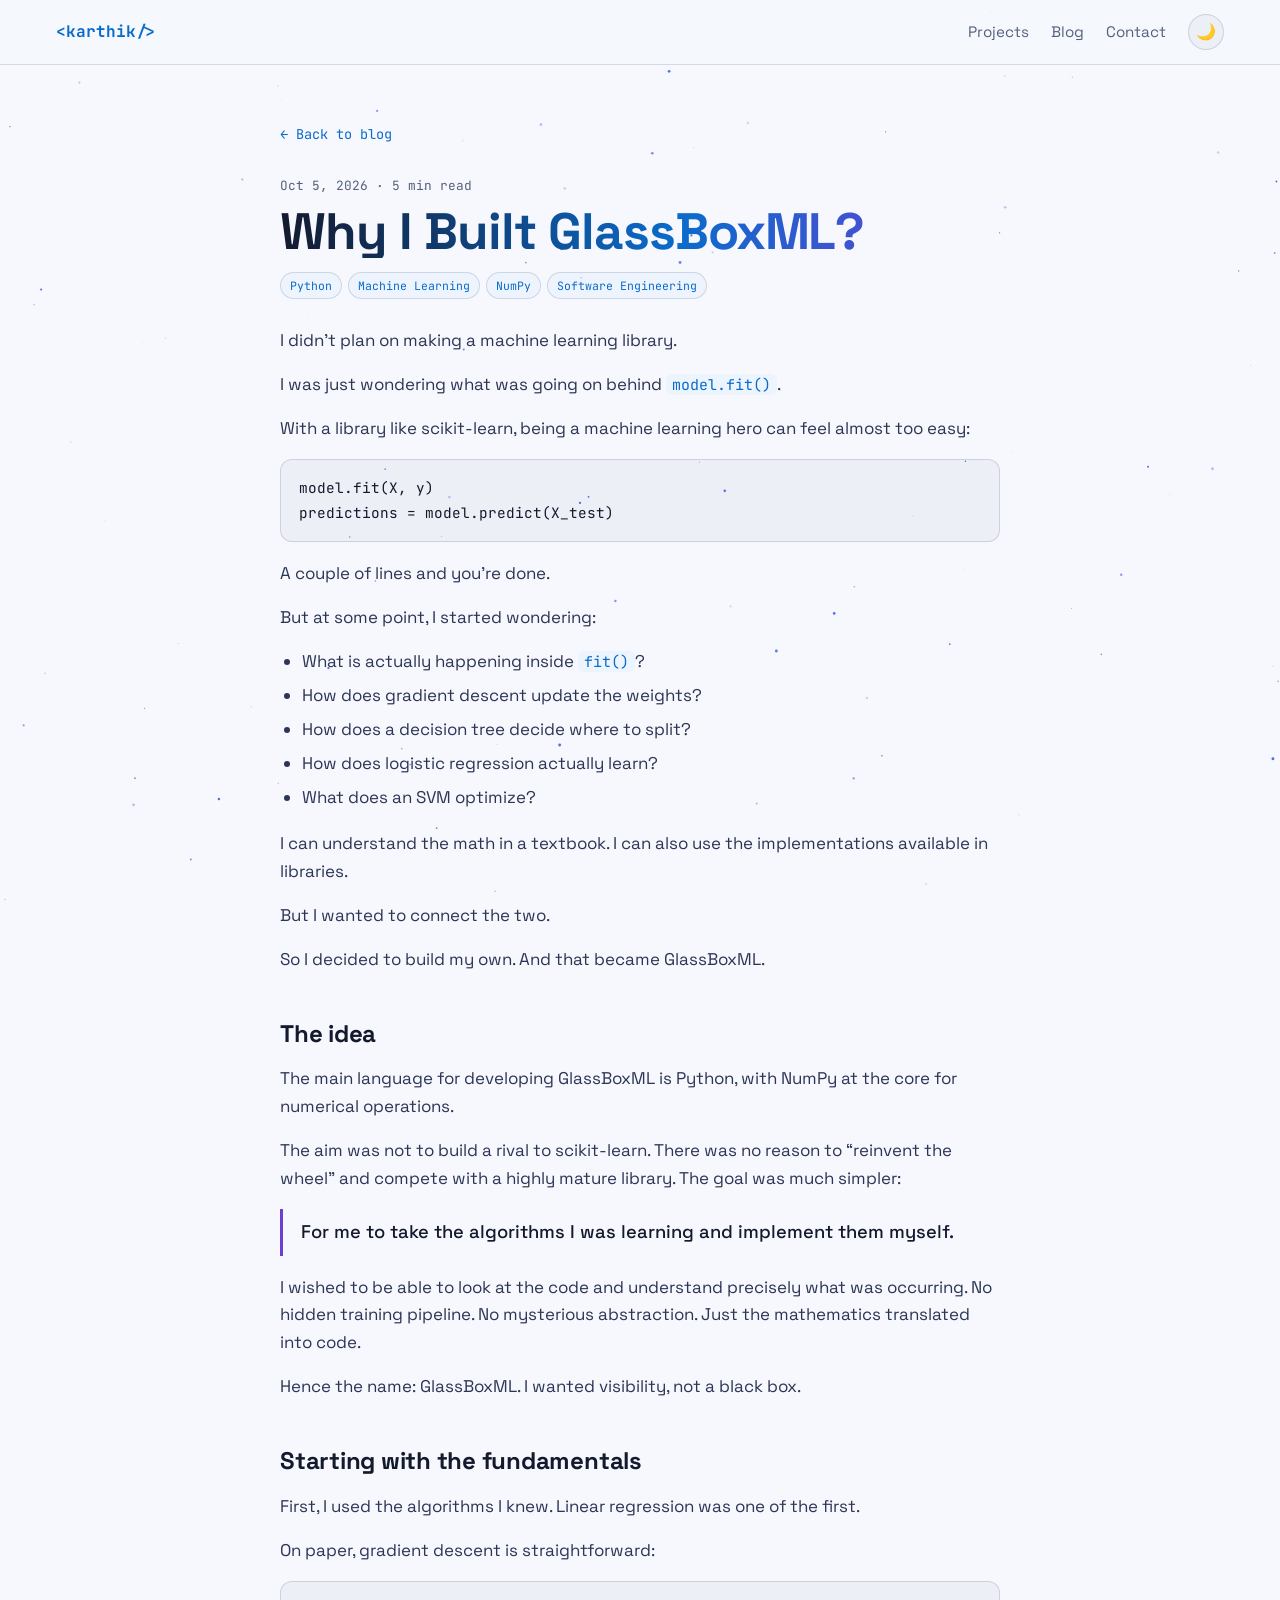
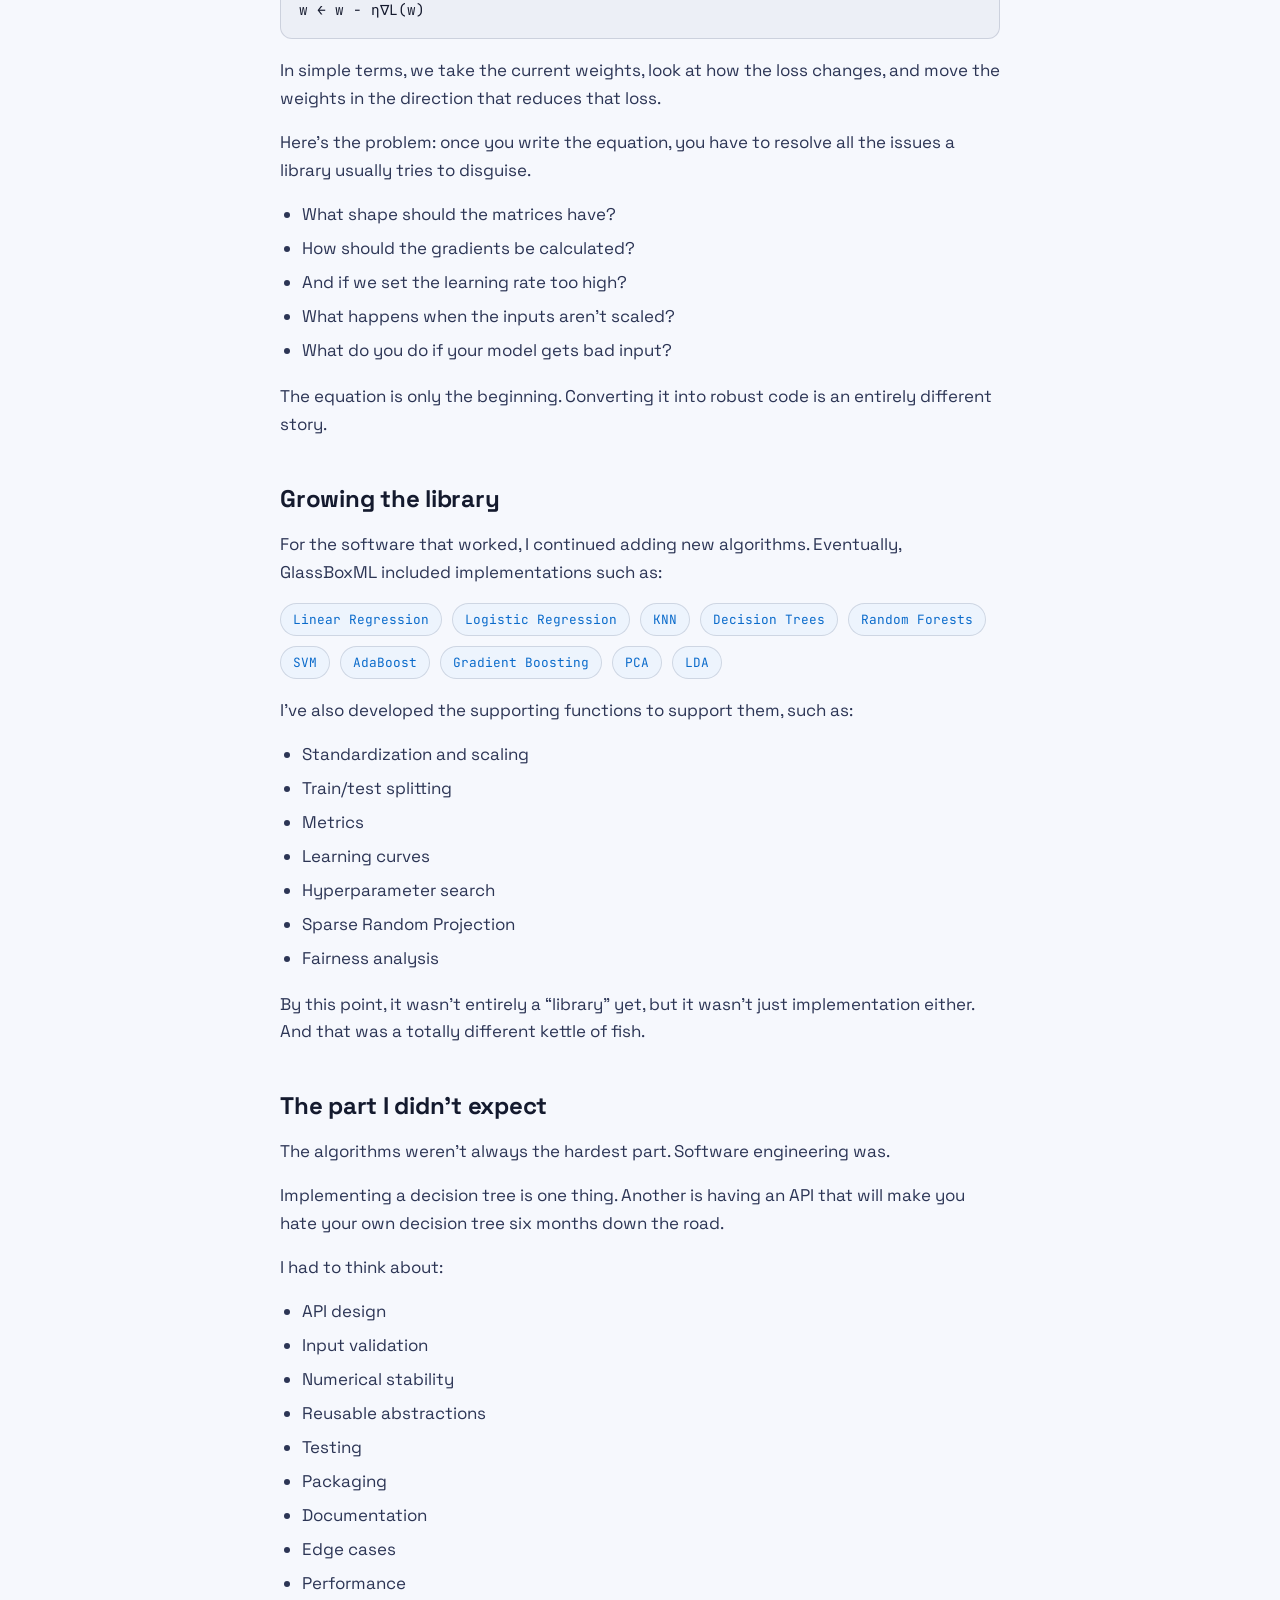
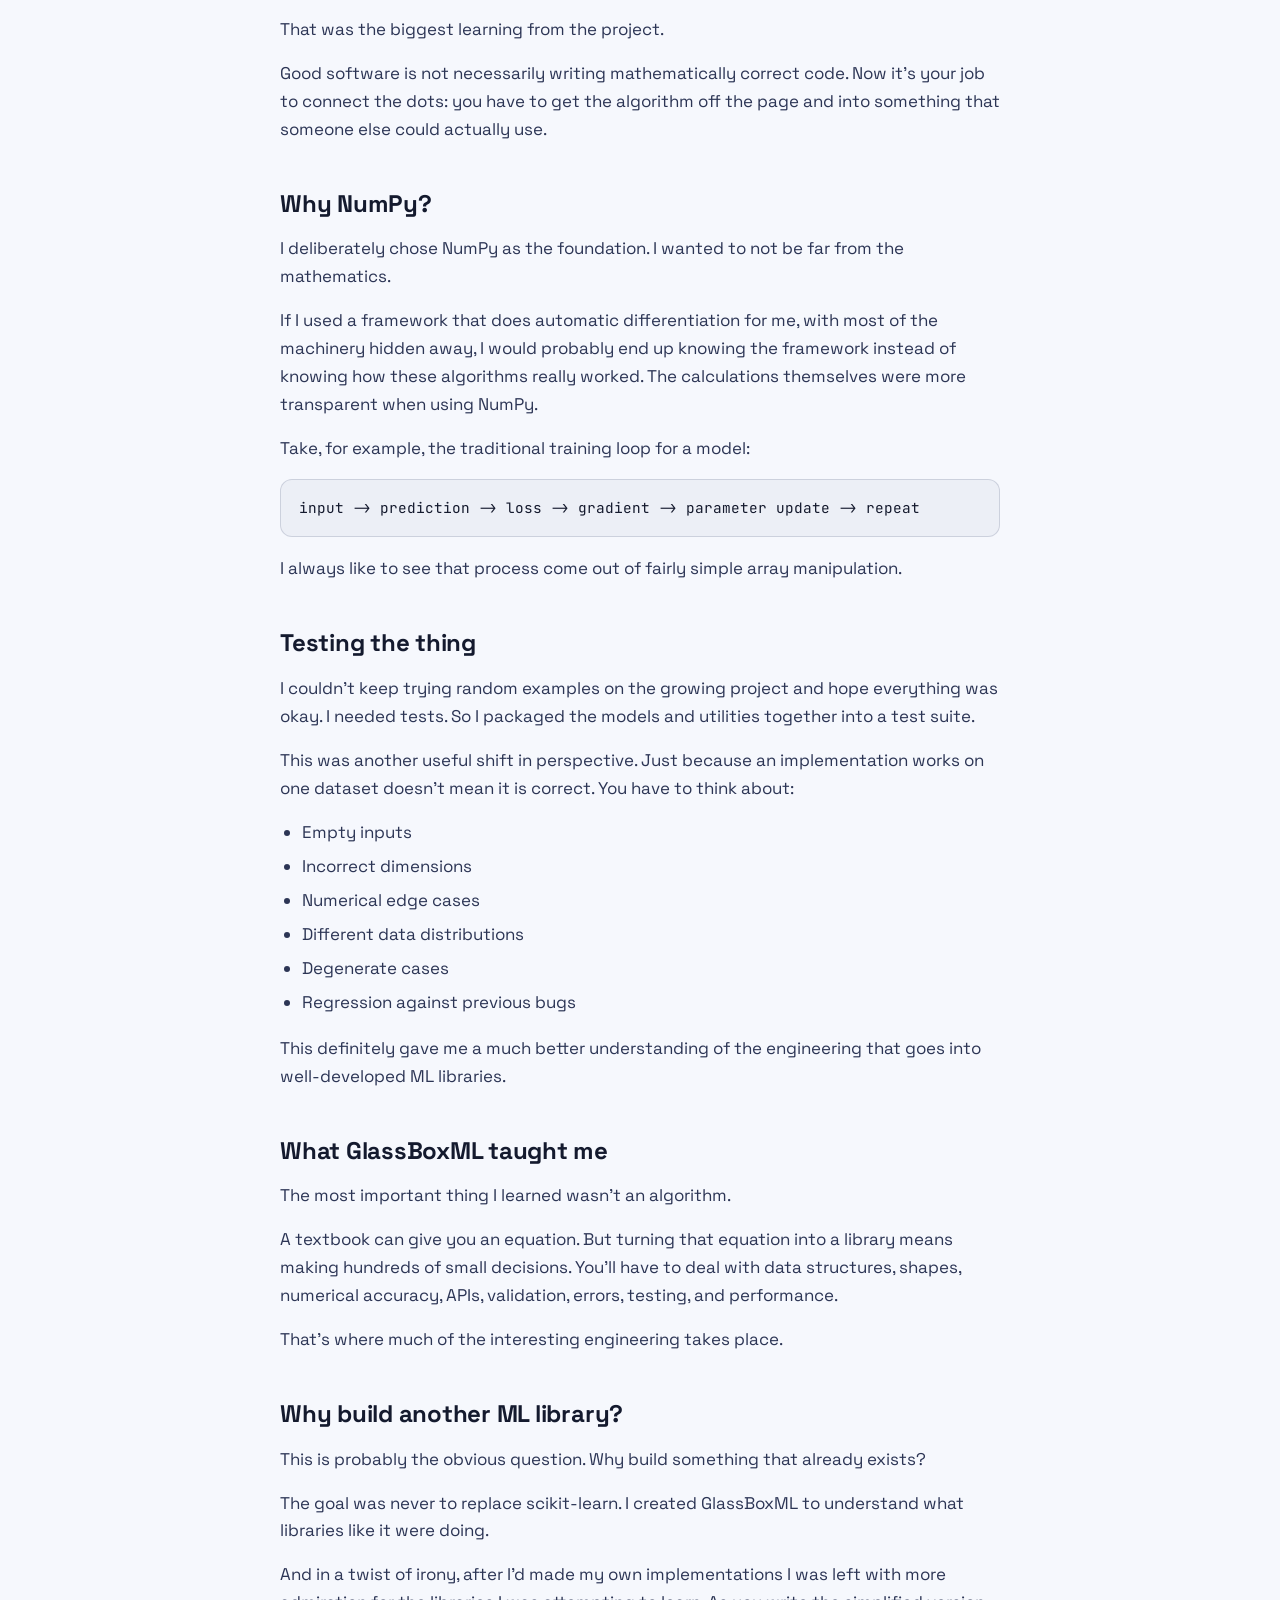
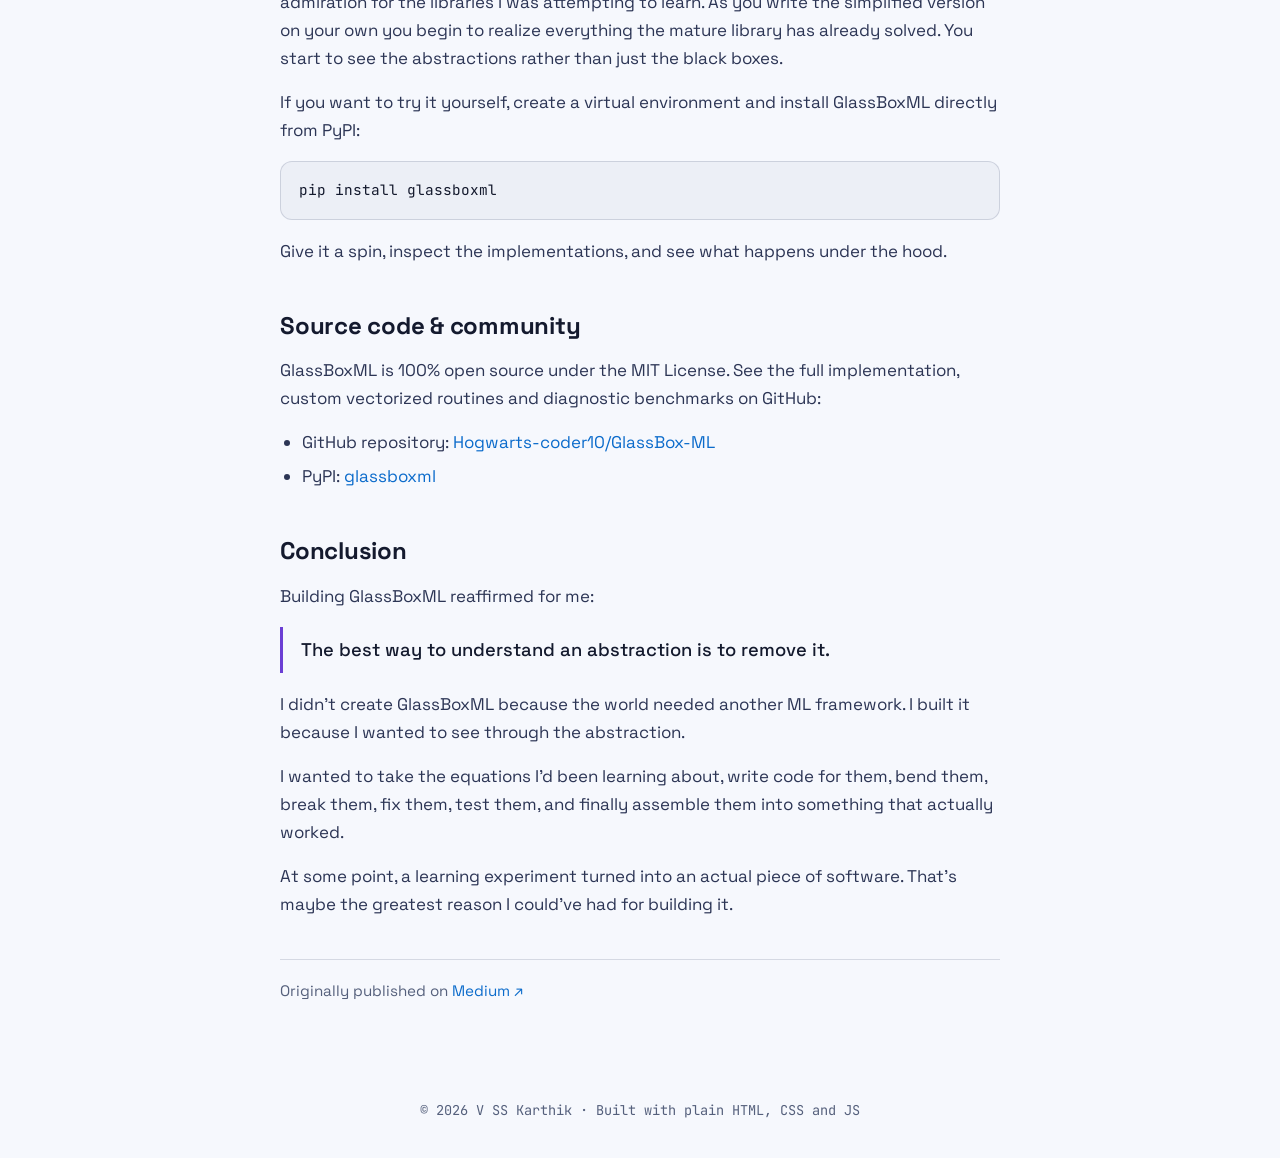
<file: blog/glassboxml.html>
<!doctype html>
<html lang="en">
<head>
  <meta charset="utf-8">
  <meta name="viewport" content="width=device-width, initial-scale=1">
  <title>Why I Built GlassBoxML? · V SS Karthik</title>
  <meta name="description" content="Why I rebuilt classic ML algorithms on plain NumPy, and what the project taught me about software engineering.">
  <meta property="og:title" content="Why I Built GlassBoxML?">
  <meta property="og:description" content="The best way to understand an abstraction is to remove it.">
  <meta property="og:image" content="https://avatars.githubusercontent.com/u/178892370?v=4&s=400">
  <link rel="icon" href="https://avatars.githubusercontent.com/u/178892370?v=4&s=64">
  <link rel="preconnect" href="https://fonts.googleapis.com">
  <link rel="preconnect" href="https://fonts.gstatic.com" crossorigin>
  <link href="https://fonts.googleapis.com/css2?family=JetBrains+Mono:wght@400;500;700&family=Space+Grotesk:wght@400;500;700&display=swap" rel="stylesheet">
  <link rel="stylesheet" href="../style.css">
  <script>
    (function () {
      var t = null;
      try { t = localStorage.getItem("theme"); } catch (e) {}
      if (!t) t = window.matchMedia("(prefers-color-scheme: light)").matches ? "light" : "dark";
      document.documentElement.setAttribute("data-theme", t);
    })();
  </script>
</head>
<body>
  <canvas id="stars" aria-hidden="true"></canvas>

  <header class="nav">
    <a class="logo" href="../index.html">&lt;karthik/&gt;</a>
    <nav>
      <a href="../index.html#projects">Projects</a>
      <a href="../index.html#blog">Blog</a>
      <a href="../index.html#contact">Contact</a>
      <button class="theme-toggle" id="theme-toggle" type="button" aria-label="Switch to light mode" title="Toggle light/dark mode">☀️</button>
    </nav>
  </header>

  <main>
    <article class="article">
      <a class="back" href="../index.html#blog">← Back to blog</a>
      <div class="post-meta">
        <time datetime="2026-10-05">Oct 5, 2026</time><span>·</span><span>5 min read</span>
      </div>
      <h1>Why I Built GlassBoxML?</h1>
      <div class="tags"><span>Python</span><span>Machine Learning</span><span>NumPy</span><span>Software Engineering</span></div>

      <p>I didn't plan on making a machine learning library.</p>
      <p>I was just wondering what was going on behind <code>model.fit()</code>.</p>
      <p>With a library like scikit-learn, being a machine learning hero can feel almost too easy:</p>
      <pre><code>model.fit(X, y)
predictions = model.predict(X_test)</code></pre>
      <p>A couple of lines and you're done.</p>
      <p>But at some point, I started wondering:</p>
      <ul>
        <li>What is actually happening inside <code>fit()</code>?</li>
        <li>How does gradient descent update the weights?</li>
        <li>How does a decision tree decide where to split?</li>
        <li>How does logistic regression actually learn?</li>
        <li>What does an SVM optimize?</li>
      </ul>
      <p>I can understand the math in a textbook. I can also use the implementations available in libraries.</p>
      <p>But I wanted to connect the two.</p>
      <p>So I decided to build my own. And that became GlassBoxML.</p>

      <h2>The idea</h2>
      <p>The main language for developing GlassBoxML is Python, with NumPy at the core for numerical operations.</p>
      <p>The aim was not to build a rival to scikit-learn. There was no reason to “reinvent the wheel” and compete with a highly mature library. The goal was much simpler:</p>
      <blockquote>For me to take the algorithms I was learning and implement them myself.</blockquote>
      <p>I wished to be able to look at the code and understand precisely what was occurring. No hidden training pipeline. No mysterious abstraction. Just the mathematics translated into code.</p>
      <p>Hence the name: GlassBoxML. I wanted visibility, not a black box.</p>

      <h2>Starting with the fundamentals</h2>
      <p>First, I used the algorithms I knew. Linear regression was one of the first.</p>
      <p>On paper, gradient descent is straightforward:</p>
      <pre><code>w ← w − η∇L(w)</code></pre>
      <p>In simple terms, we take the current weights, look at how the loss changes, and move the weights in the direction that reduces that loss.</p>
      <p>Here's the problem: once you write the equation, you have to resolve all the issues a library usually tries to disguise.</p>
      <ul>
        <li>What shape should the matrices have?</li>
        <li>How should the gradients be calculated?</li>
        <li>And if we set the learning rate too high?</li>
        <li>What happens when the inputs aren't scaled?</li>
        <li>What do you do if your model gets bad input?</li>
      </ul>
      <p>The equation is only the beginning. Converting it into robust code is an entirely different story.</p>

      <h2>Growing the library</h2>
      <p>For the software that worked, I continued adding new algorithms. Eventually, GlassBoxML included implementations such as:</p>
      <div class="chips inline">
        <span>Linear Regression</span><span>Logistic Regression</span><span>KNN</span><span>Decision Trees</span><span>Random Forests</span><span>SVM</span><span>AdaBoost</span><span>Gradient Boosting</span><span>PCA</span><span>LDA</span>
      </div>
      <p>I've also developed the supporting functions to support them, such as:</p>
      <ul>
        <li>Standardization and scaling</li>
        <li>Train/test splitting</li>
        <li>Metrics</li>
        <li>Learning curves</li>
        <li>Hyperparameter search</li>
        <li>Sparse Random Projection</li>
        <li>Fairness analysis</li>
      </ul>
      <p>By this point, it wasn't entirely a “library” yet, but it wasn't just implementation either. And that was a totally different kettle of fish.</p>

      <h2>The part I didn't expect</h2>
      <p>The algorithms weren't always the hardest part. Software engineering was.</p>
      <p>Implementing a decision tree is one thing. Another is having an API that will make you hate your own decision tree six months down the road.</p>
      <p>I had to think about:</p>
      <ul>
        <li>API design</li>
        <li>Input validation</li>
        <li>Numerical stability</li>
        <li>Reusable abstractions</li>
        <li>Testing</li>
        <li>Packaging</li>
        <li>Documentation</li>
        <li>Edge cases</li>
        <li>Performance</li>
      </ul>
      <p>That was the biggest learning from the project.</p>
      <p>Good software is not necessarily writing mathematically correct code. Now it's your job to connect the dots: you have to get the algorithm off the page and into something that someone else could actually use.</p>

      <h2>Why NumPy?</h2>
      <p>I deliberately chose NumPy as the foundation. I wanted to not be far from the mathematics.</p>
      <p>If I used a framework that does automatic differentiation for me, with most of the machinery hidden away, I would probably end up knowing the framework instead of knowing how these algorithms really worked. The calculations themselves were more transparent when using NumPy.</p>
      <p>Take, for example, the traditional training loop for a model:</p>
      <pre><code>input -&gt; prediction -&gt; loss -&gt; gradient -&gt; parameter update -&gt; repeat</code></pre>
      <p>I always like to see that process come out of fairly simple array manipulation.</p>

      <h2>Testing the thing</h2>
      <p>I couldn't keep trying random examples on the growing project and hope everything was okay. I needed tests. So I packaged the models and utilities together into a test suite.</p>
      <p>This was another useful shift in perspective. Just because an implementation works on one dataset doesn't mean it is correct. You have to think about:</p>
      <ul>
        <li>Empty inputs</li>
        <li>Incorrect dimensions</li>
        <li>Numerical edge cases</li>
        <li>Different data distributions</li>
        <li>Degenerate cases</li>
        <li>Regression against previous bugs</li>
      </ul>
      <p>This definitely gave me a much better understanding of the engineering that goes into well-developed ML libraries.</p>

      <h2>What GlassBoxML taught me</h2>
      <p>The most important thing I learned wasn't an algorithm.</p>
      <p>A textbook can give you an equation. But turning that equation into a library means making hundreds of small decisions. You'll have to deal with data structures, shapes, numerical accuracy, APIs, validation, errors, testing, and performance.</p>
      <p>That's where much of the interesting engineering takes place.</p>

      <h2>Why build another ML library?</h2>
      <p>This is probably the obvious question. Why build something that already exists?</p>
      <p>The goal was never to replace scikit-learn. I created GlassBoxML to understand what libraries like it were doing.</p>
      <p>And in a twist of irony, after I'd made my own implementations I was left with more admiration for the libraries I was attempting to learn. As you write the simplified version on your own you begin to realize everything the mature library has already solved. You start to see the abstractions rather than just the black boxes.</p>
      <p>If you want to try it yourself, create a virtual environment and install GlassBoxML directly from PyPI:</p>
      <pre><code>pip install glassboxml</code></pre>
      <p>Give it a spin, inspect the implementations, and see what happens under the hood.</p>

      <h2>Source code &amp; community</h2>
      <p>GlassBoxML is 100% open source under the MIT License. See the full implementation, custom vectorized routines and diagnostic benchmarks on GitHub:</p>
      <ul>
        <li>GitHub repository: <a href="https://github.com/Hogwarts-coder10/GlassBox-ML" target="_blank" rel="noopener">Hogwarts-coder10/GlassBox-ML</a></li>
        <li>PyPI: <a href="https://pypi.org/project/glassboxml/" target="_blank" rel="noopener">glassboxml</a></li>
      </ul>

      <h2>Conclusion</h2>
      <p>Building GlassBoxML reaffirmed for me:</p>
      <blockquote>The best way to understand an abstraction is to remove it.</blockquote>
      <p>I didn't create GlassBoxML because the world needed another ML framework. I built it because I wanted to see through the abstraction.</p>
      <p>I wanted to take the equations I'd been learning about, write code for them, bend them, break them, fix them, test them, and finally assemble them into something that actually worked.</p>
      <p>At some point, a learning experiment turned into an actual piece of software. That's maybe the greatest reason I could've had for building it.</p>

      <p class="also">Originally published on <a href="https://medium.com/@vsskartheek/why-i-built-glassboxml-790c4da4e490" target="_blank" rel="noopener">Medium ↗</a></p>
    </article>
  </main>

  <footer>
    <p>© <span id="year"></span> V SS Karthik · Built with plain HTML, CSS and JS</p>
  </footer>

  <script src="../script.js"></script>
</body>
</html>
</file>
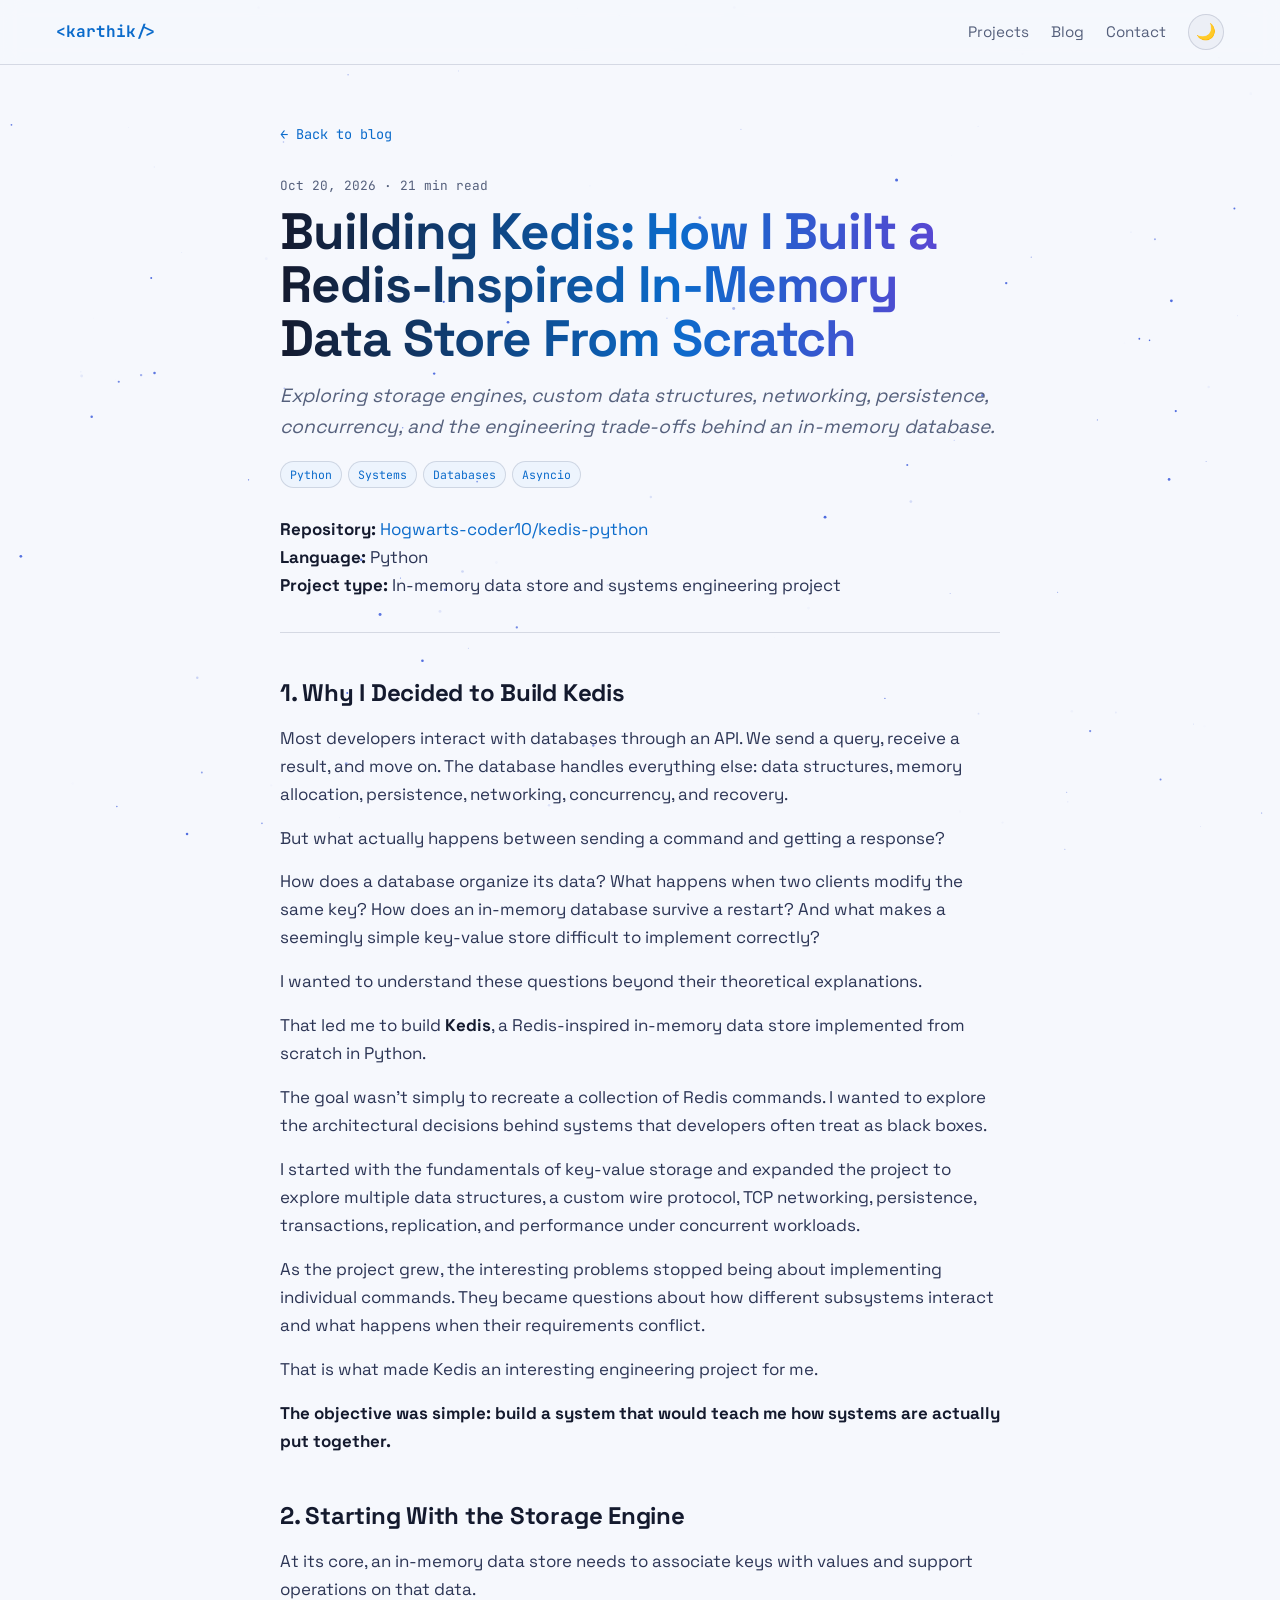
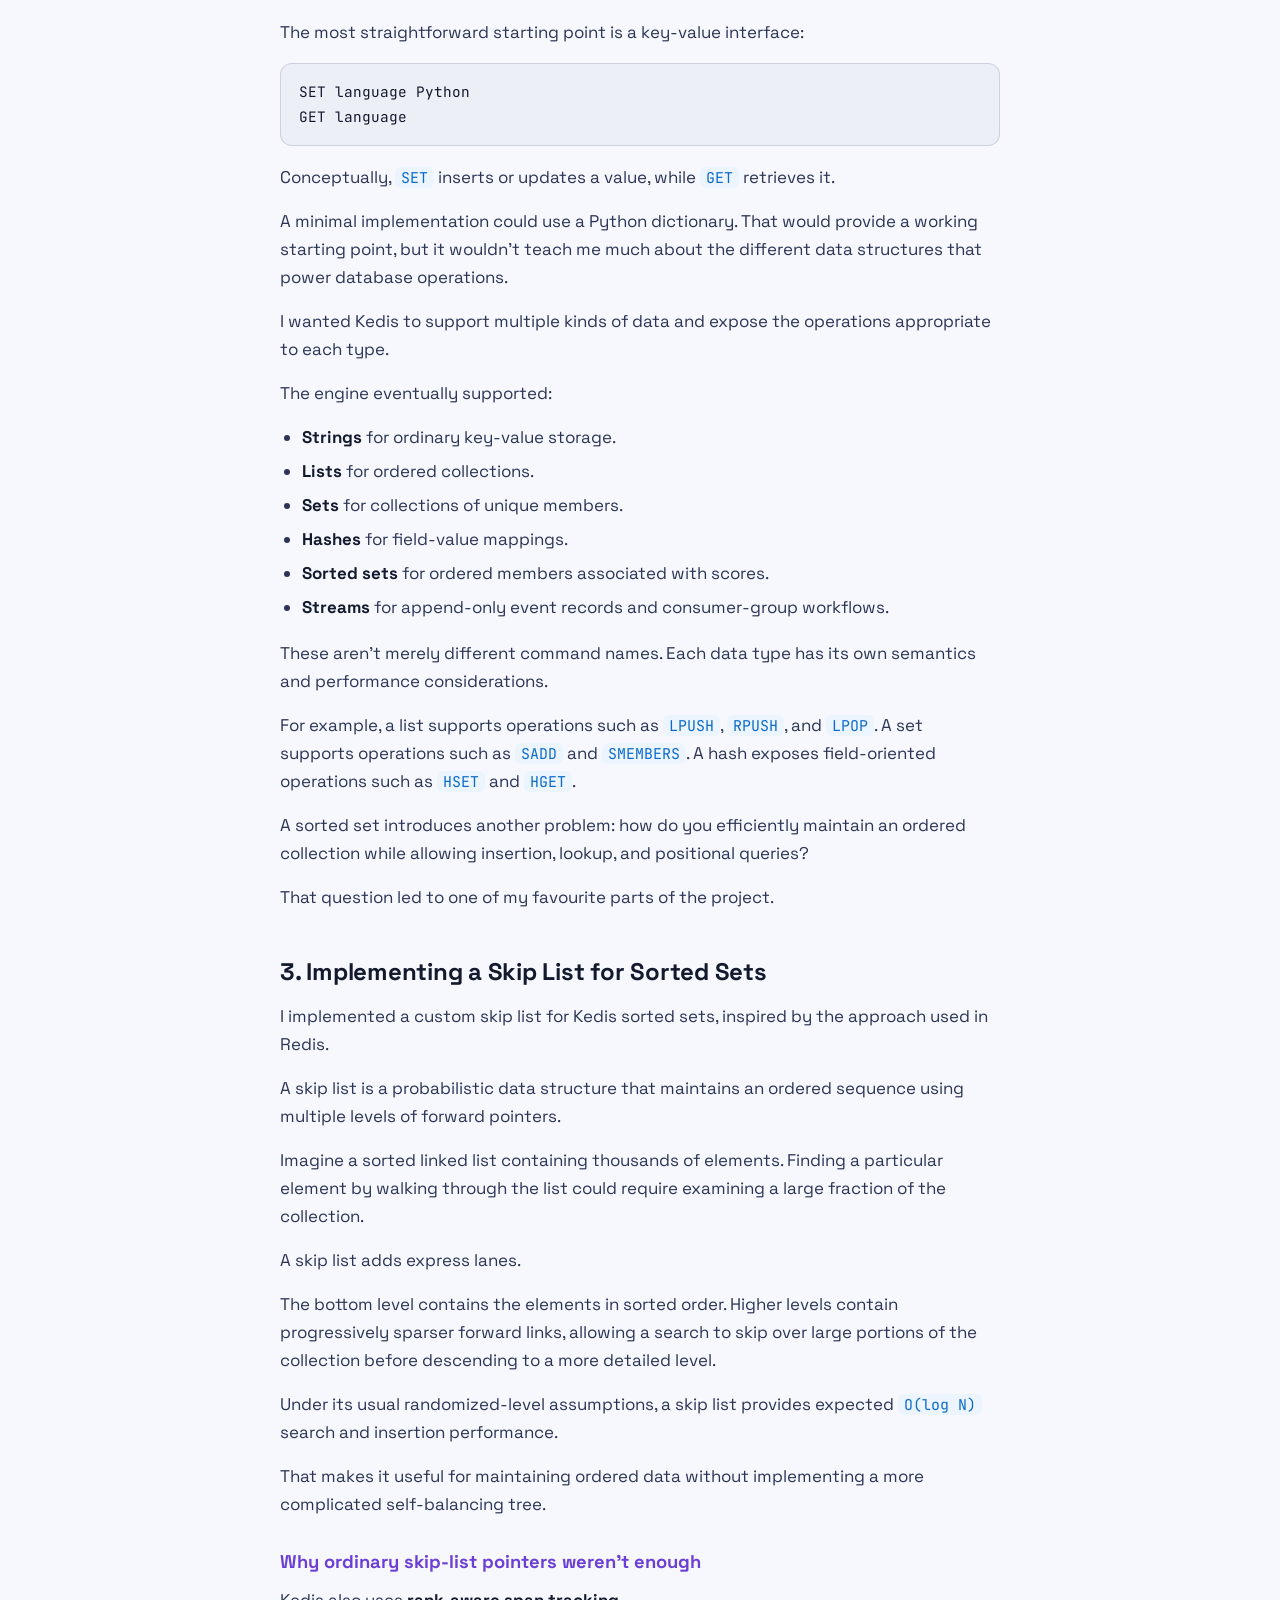
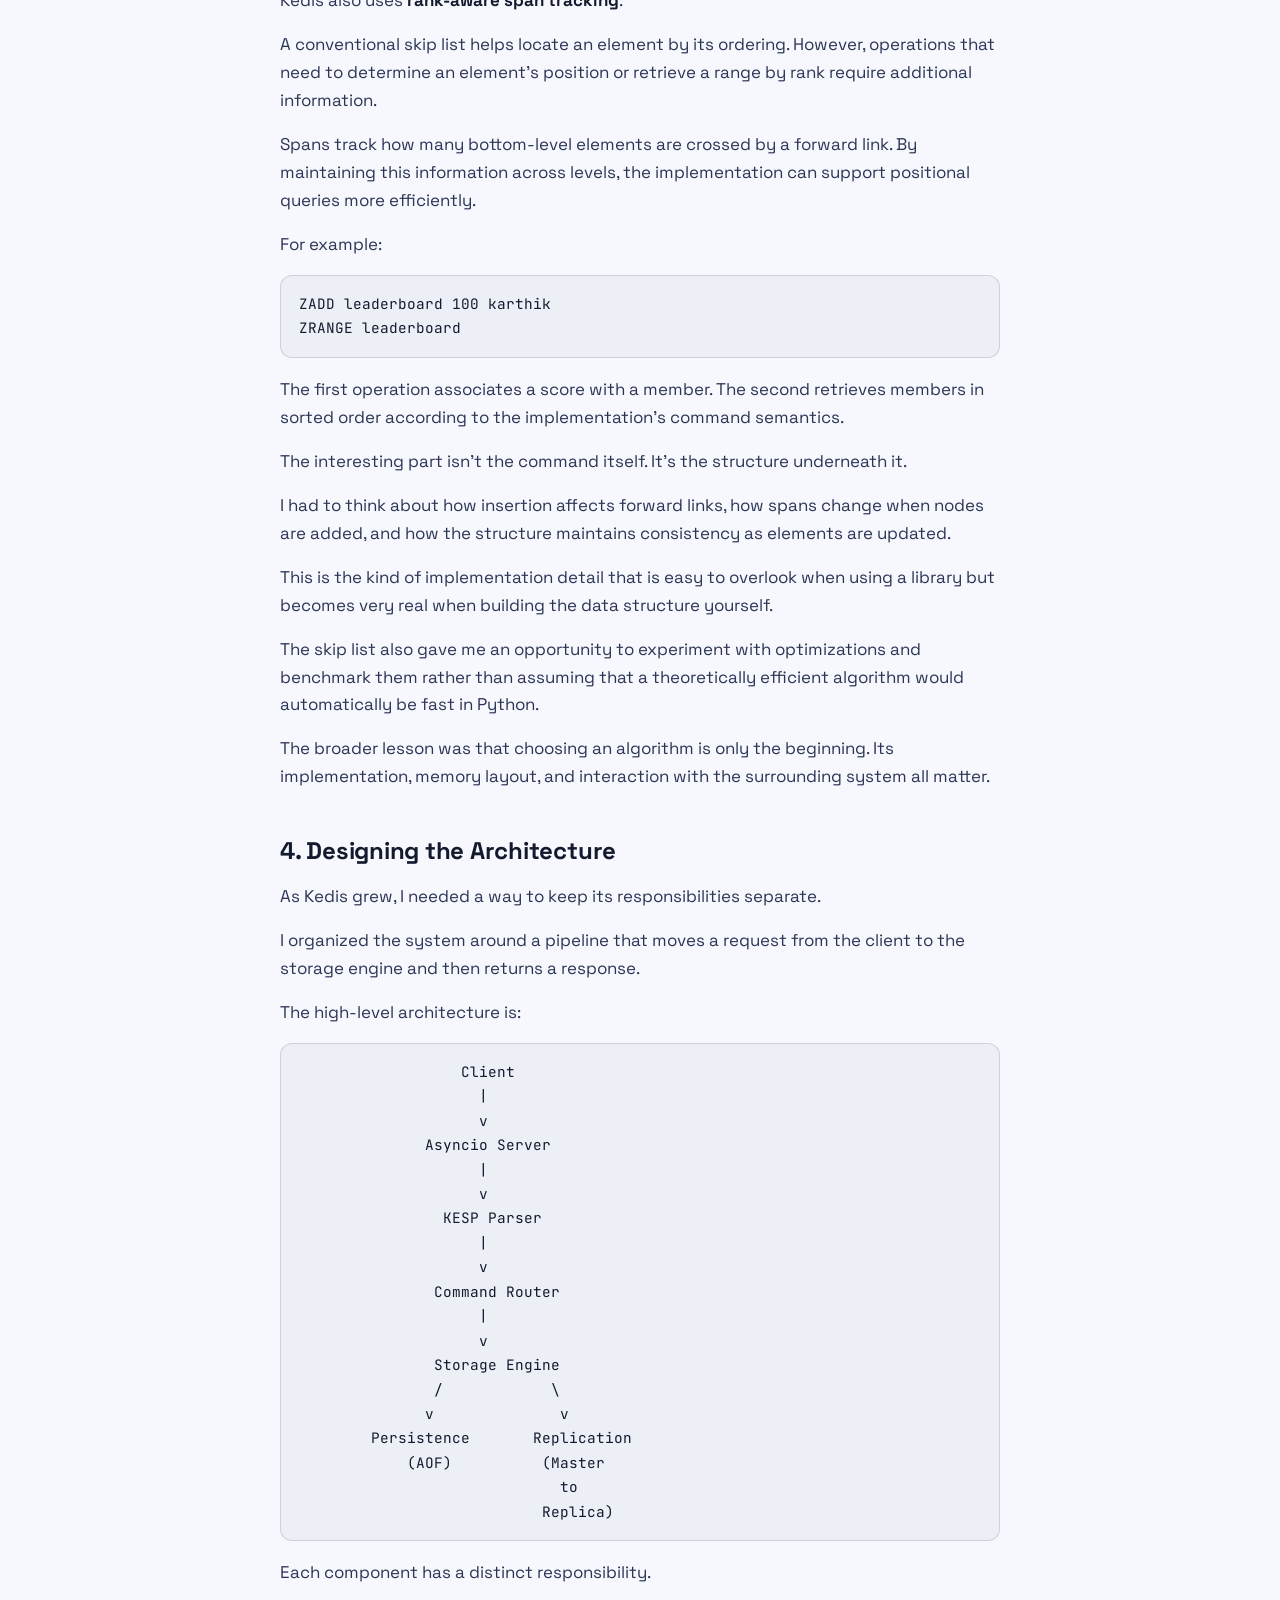
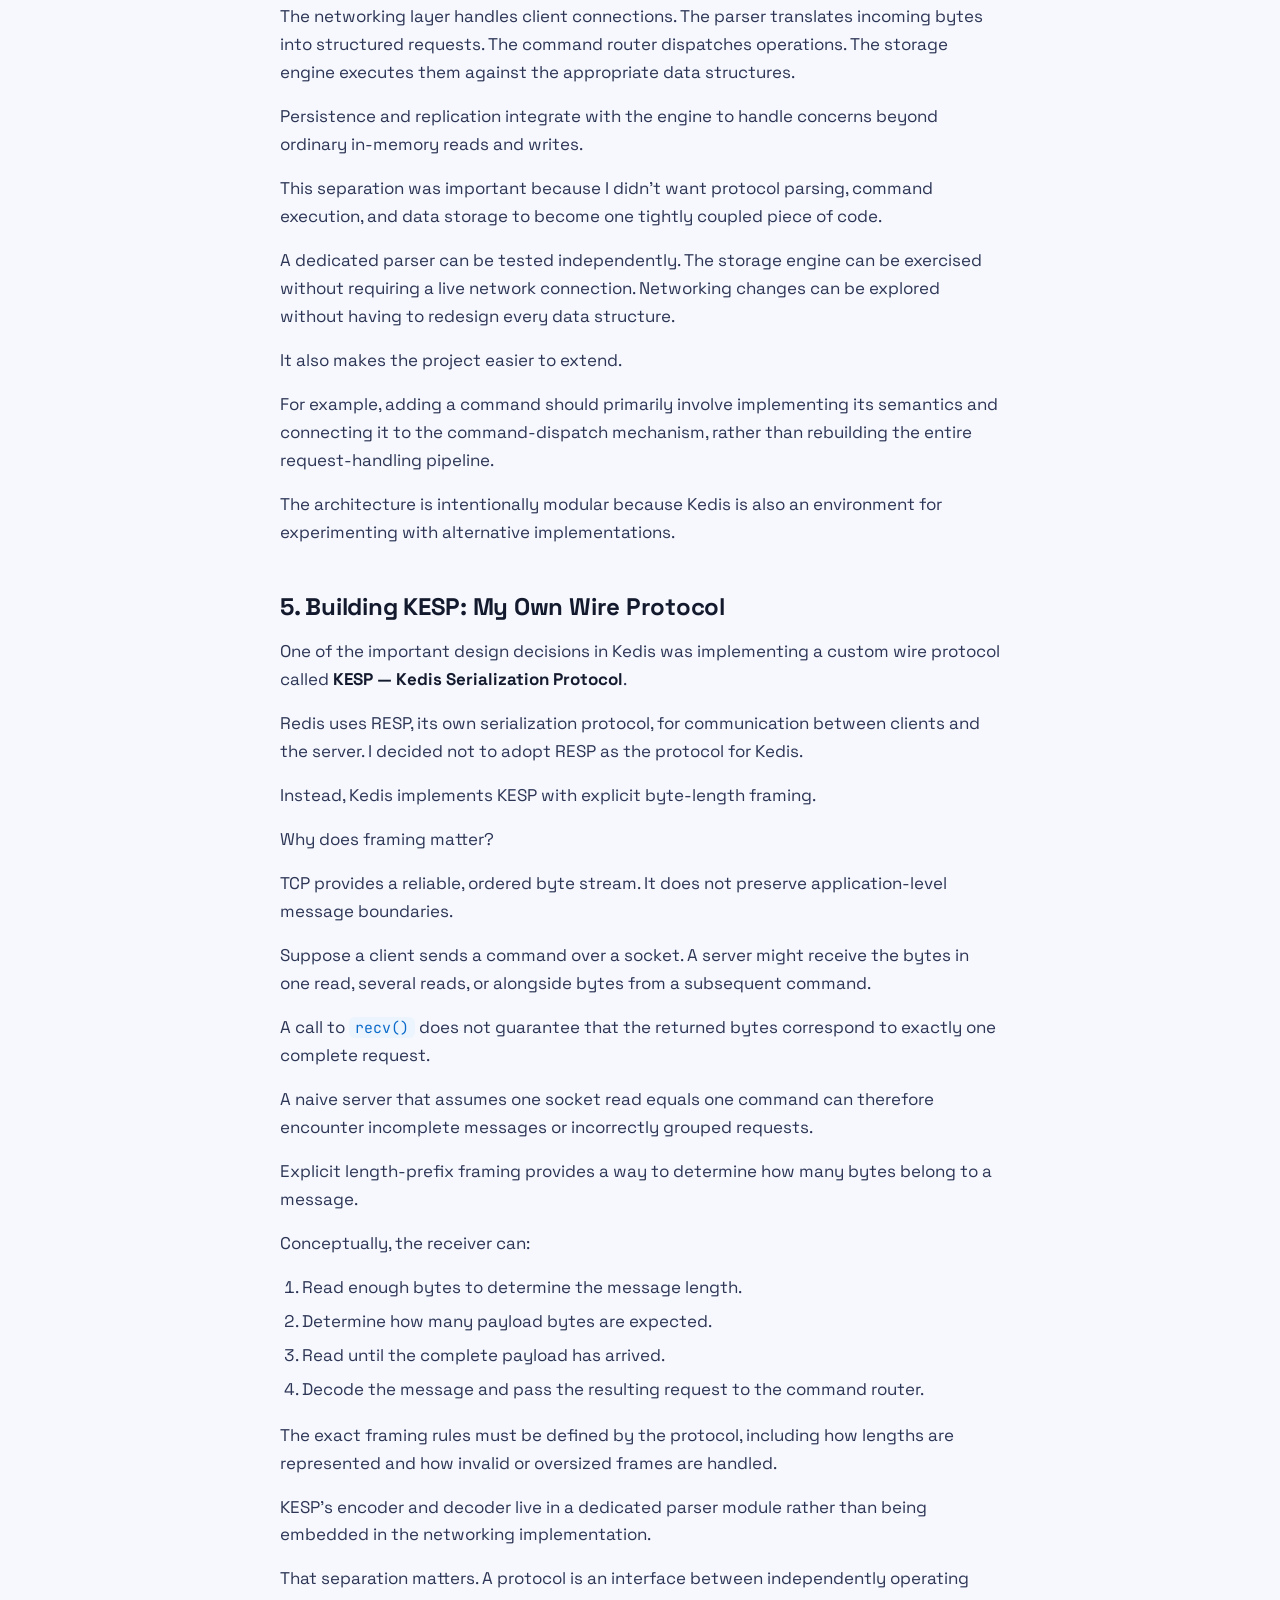
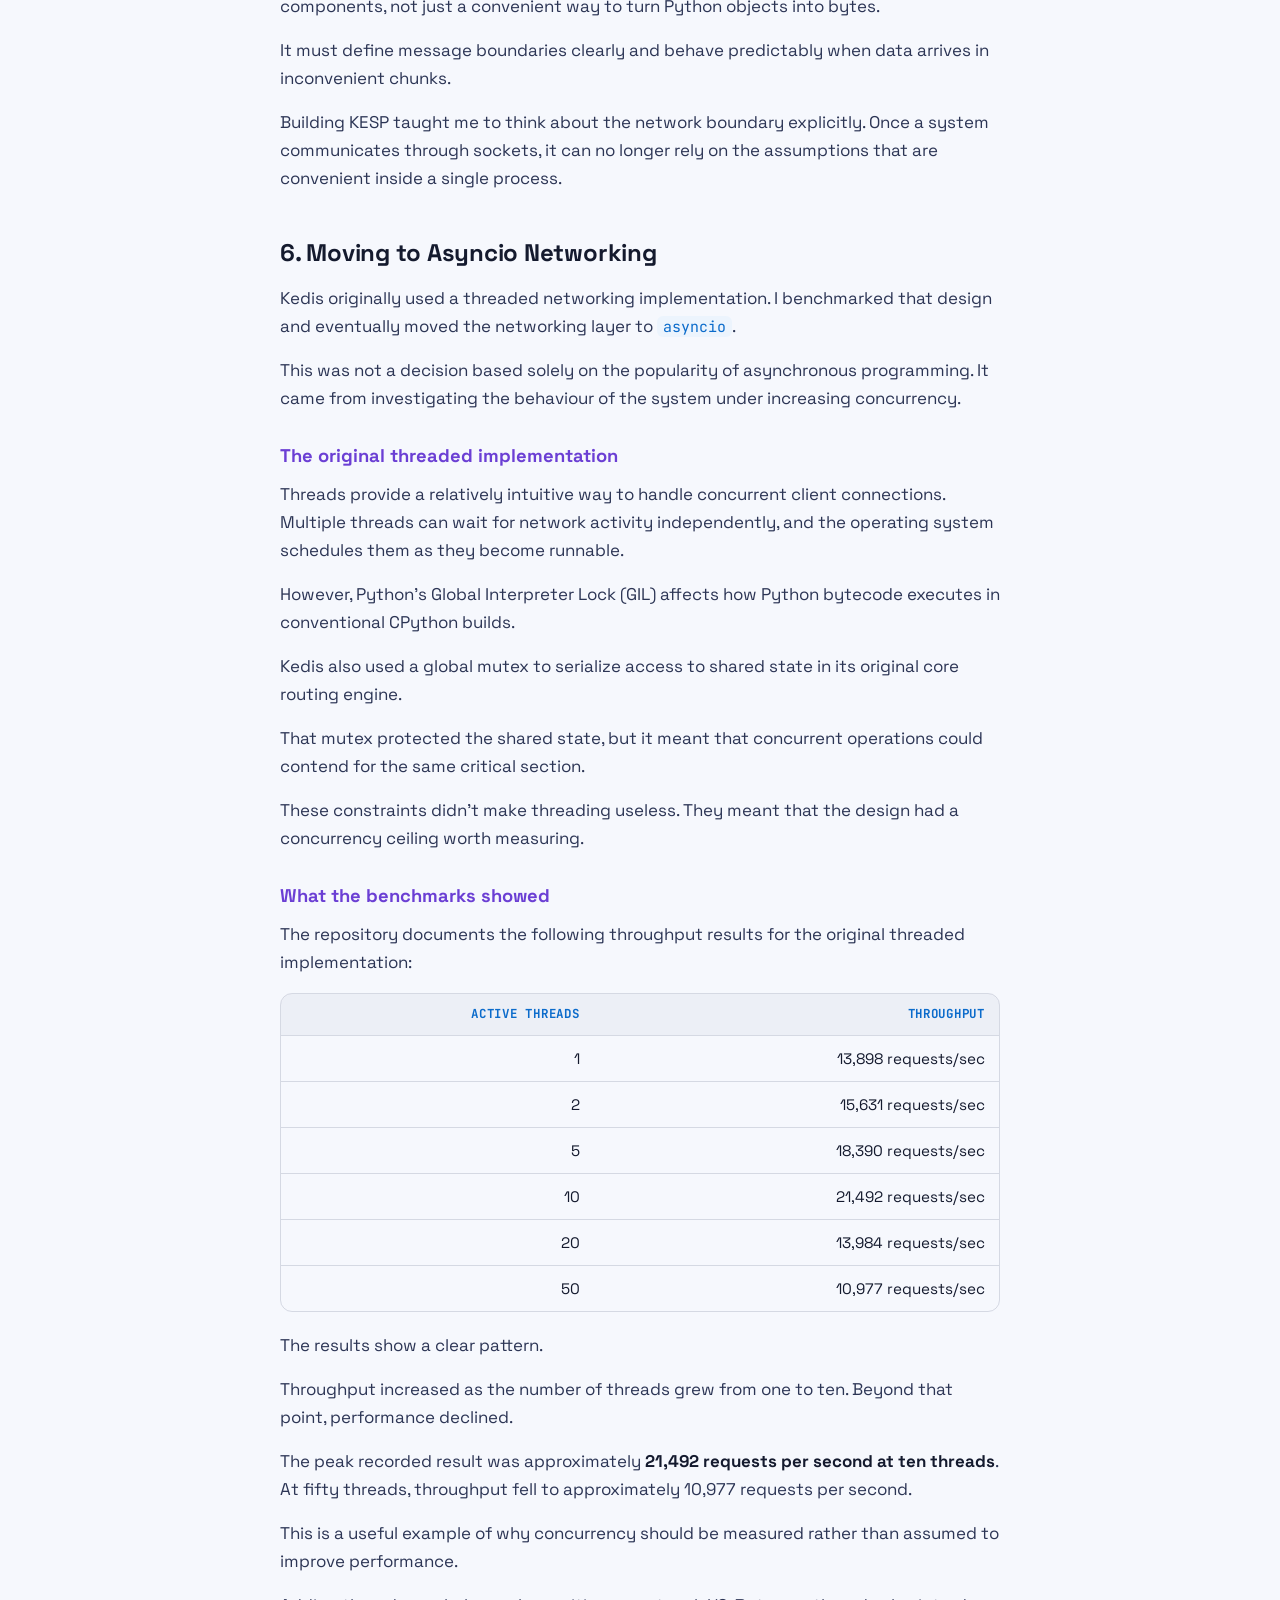
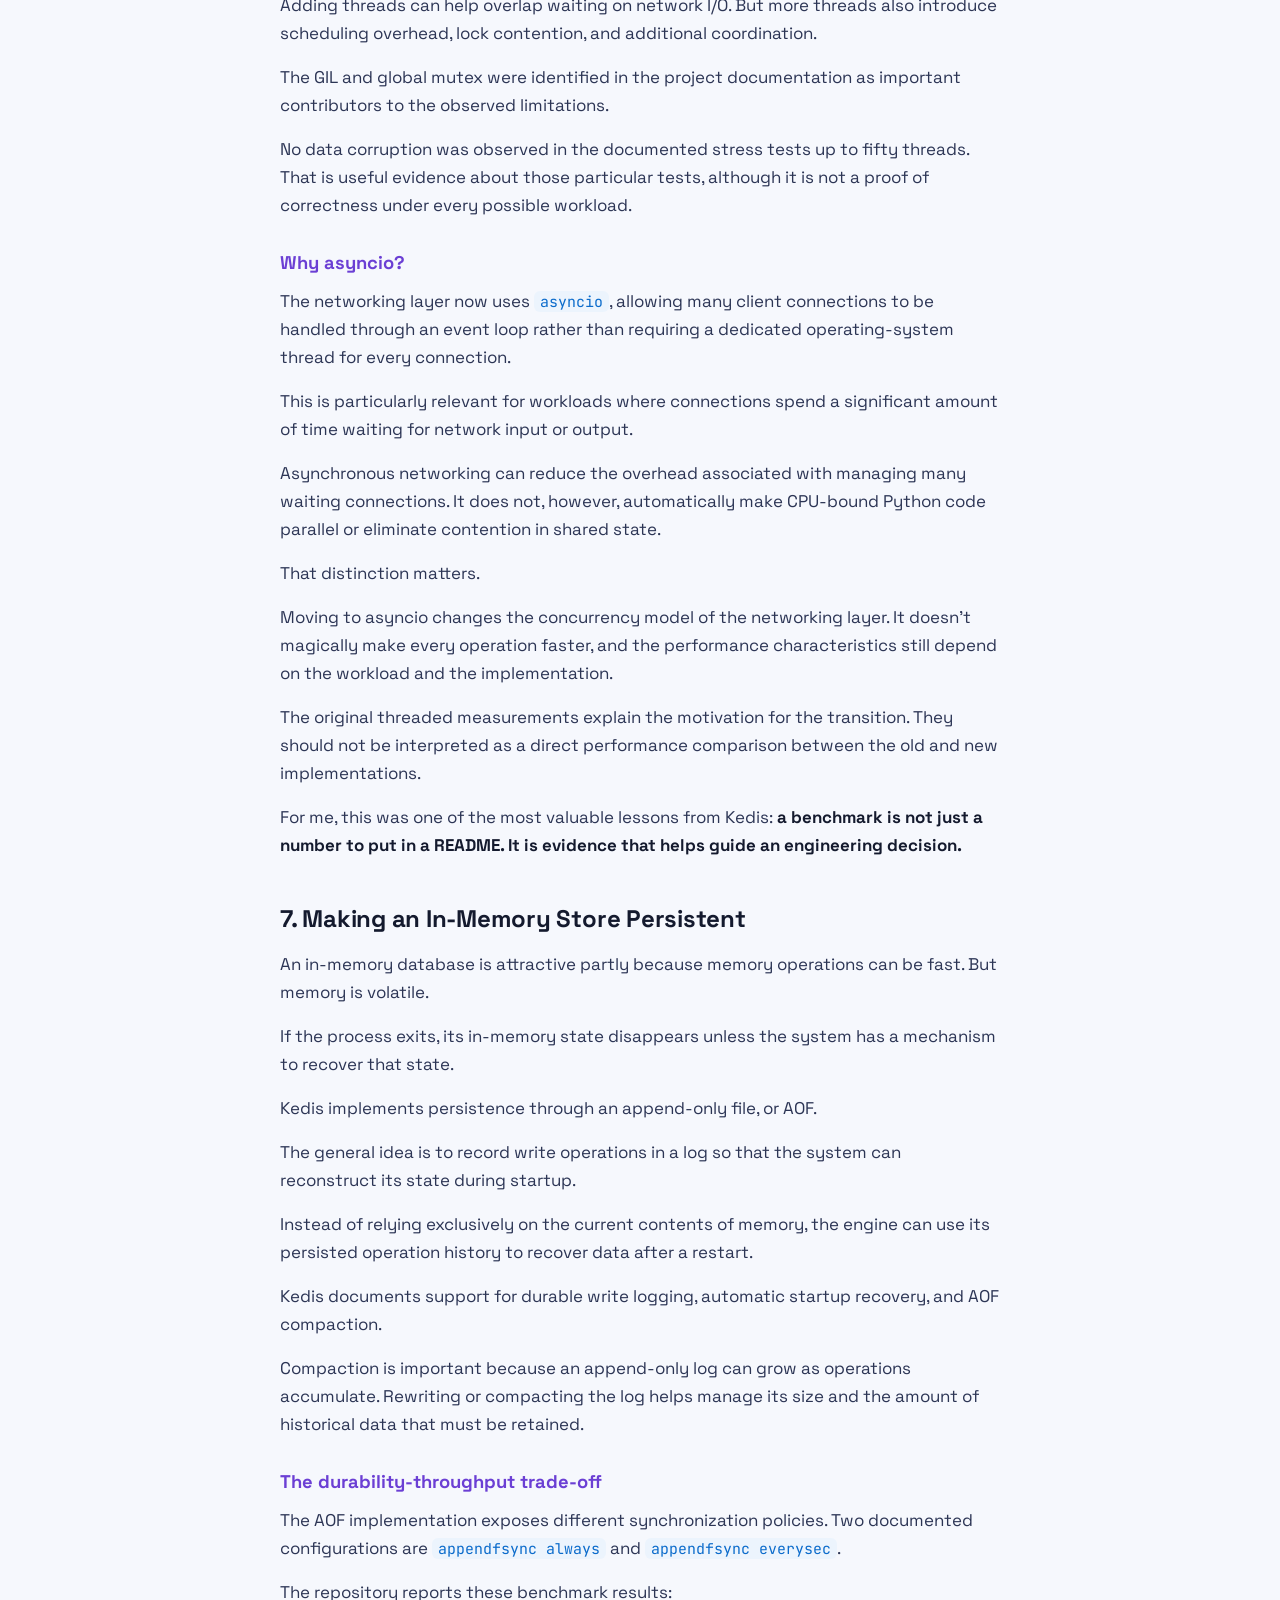
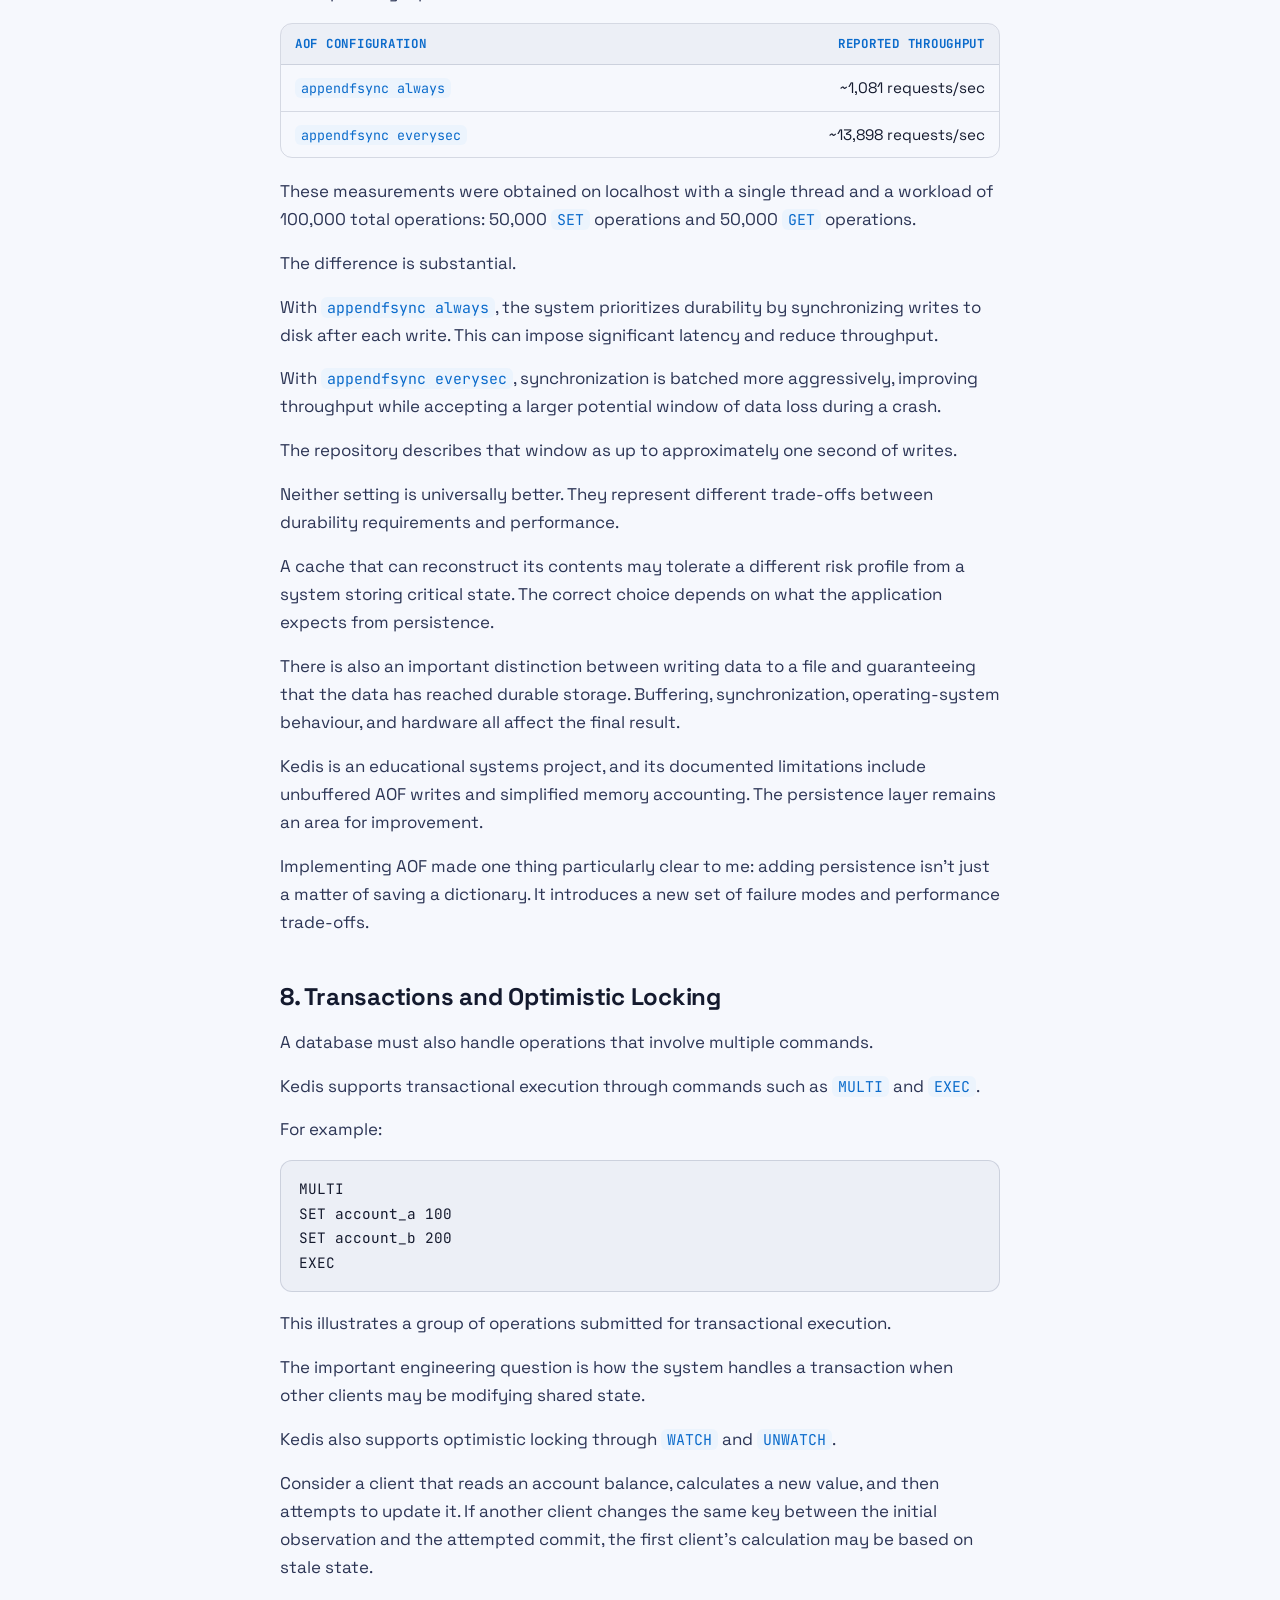
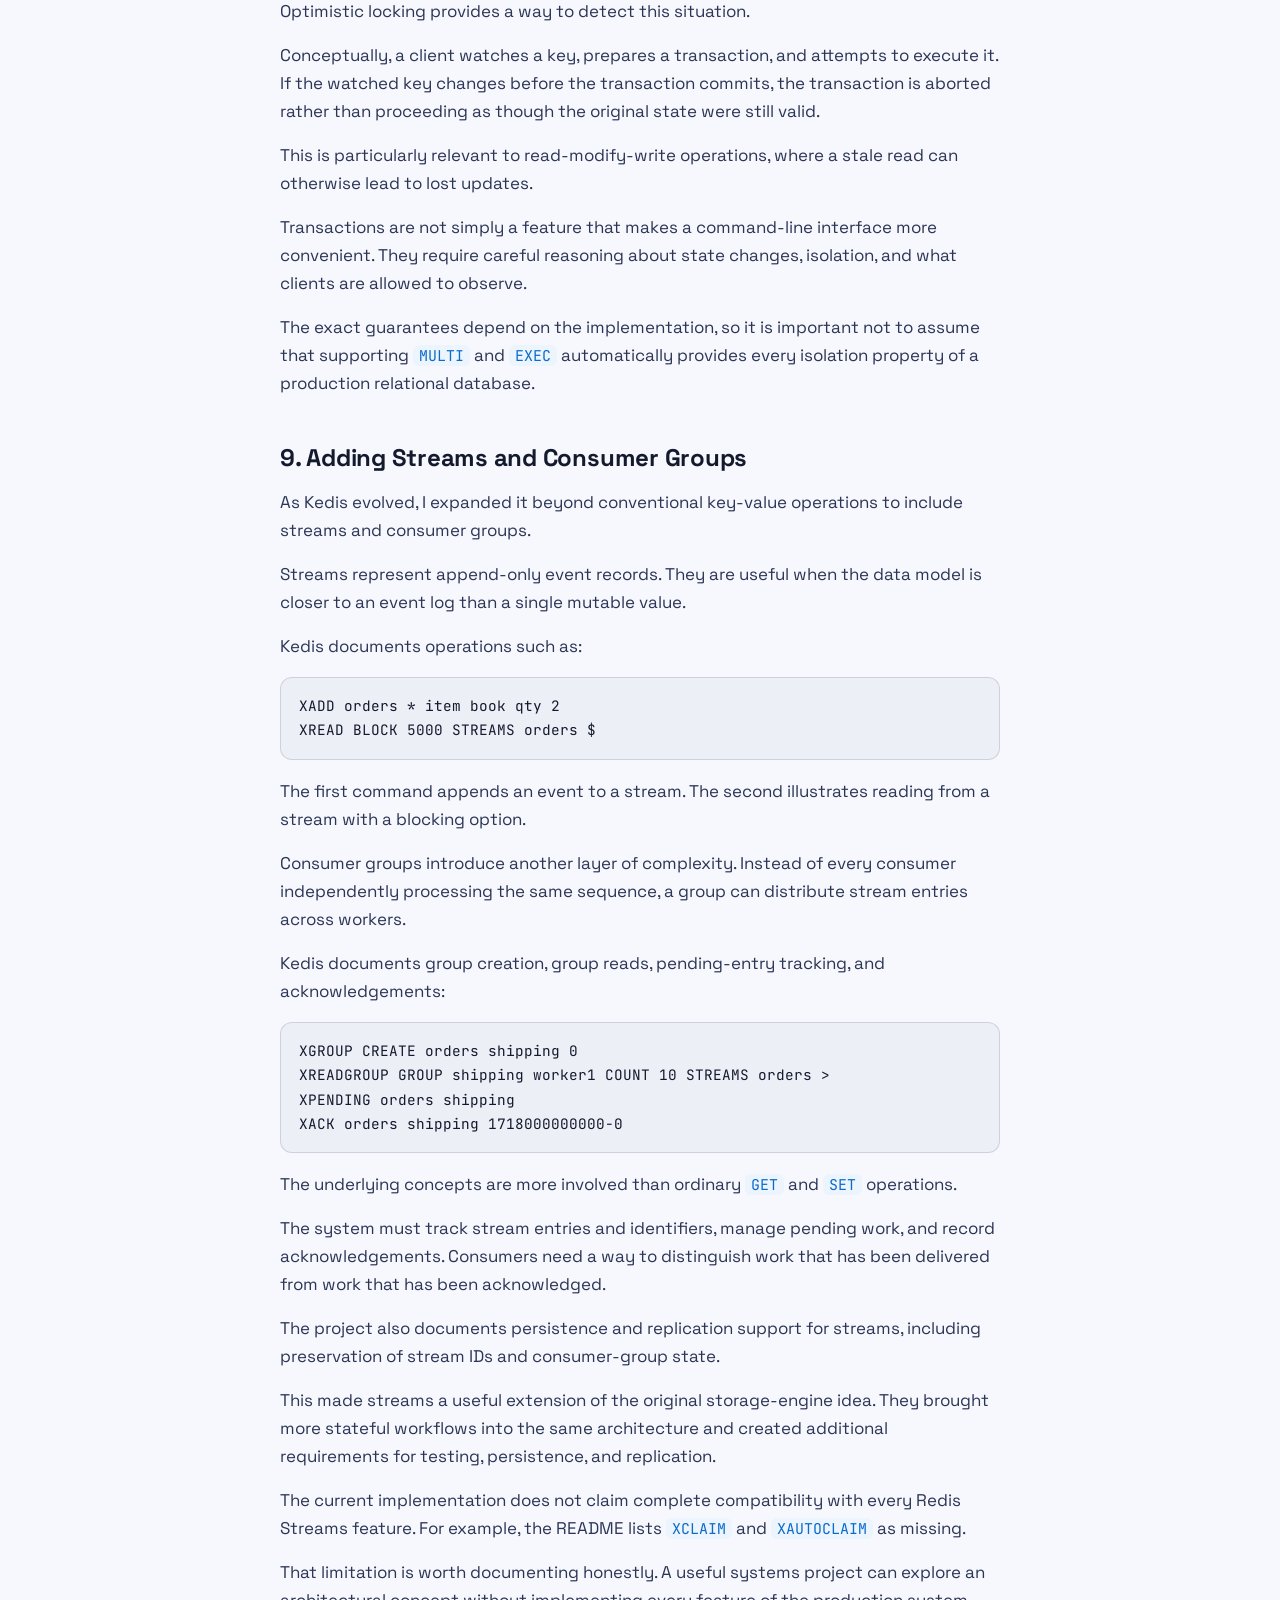
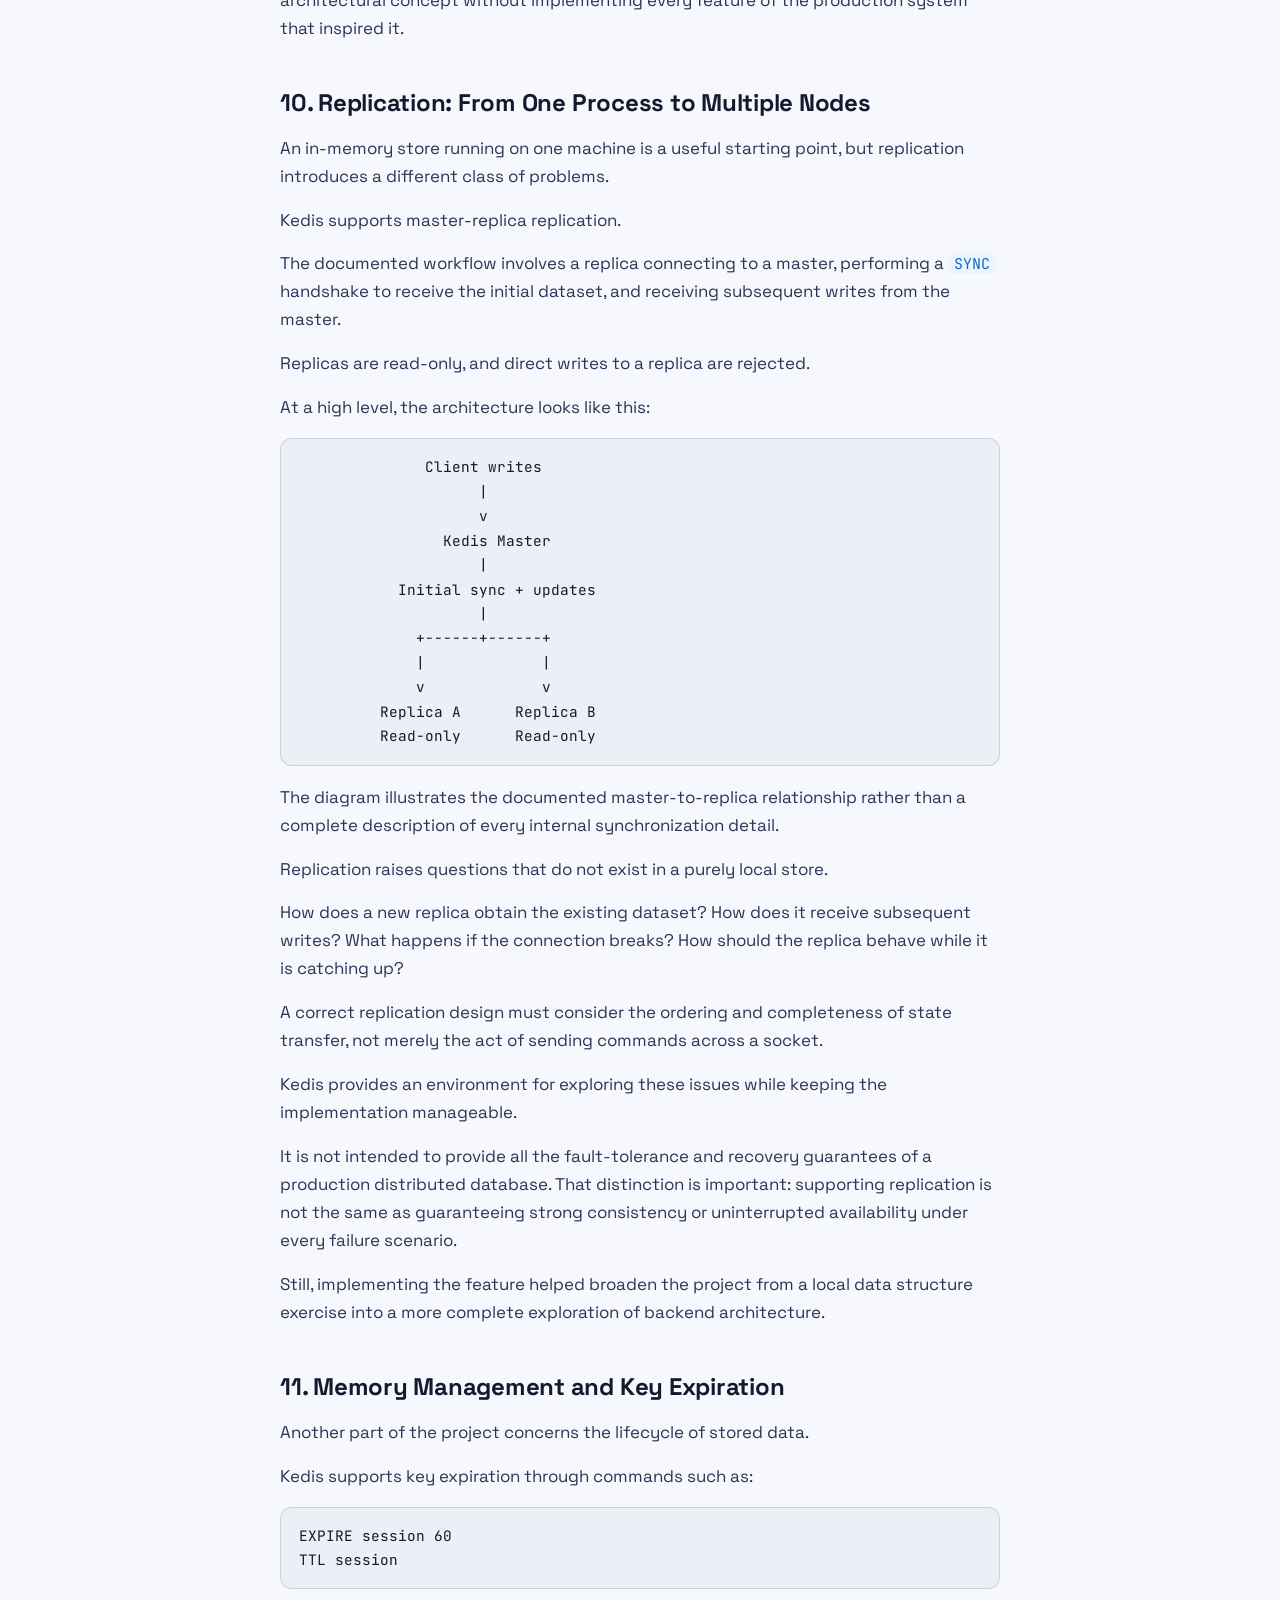
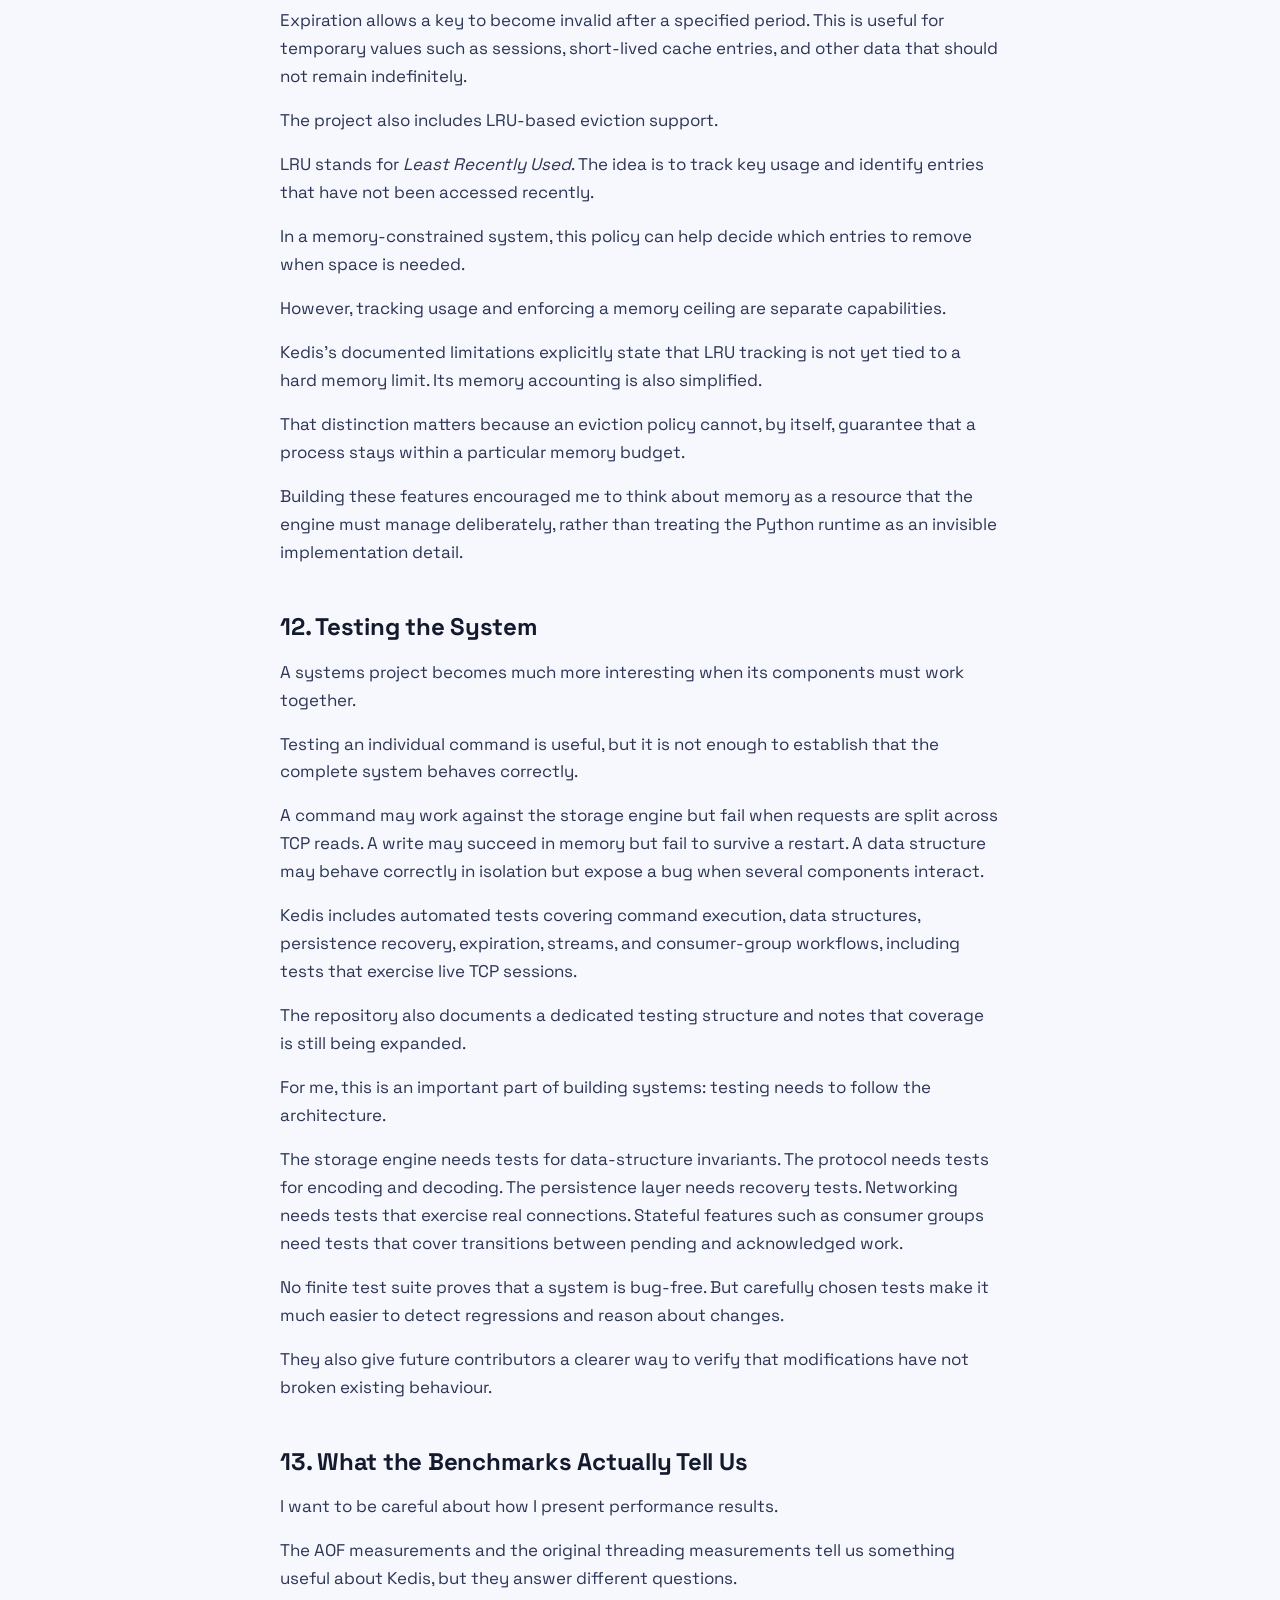
<file: blog/kedis.html>
<!doctype html>
<html lang="en">
<head>
  <meta charset="utf-8">
  <meta name="viewport" content="width=device-width, initial-scale=1">
  <title>Building Kedis: How I Built a Redis-Inspired In-Memory Data Store From Scratch · V SS Karthik</title>
  <meta name="description" content="Exploring storage engines, custom data structures, networking, persistence, concurrency, and the engineering trade-offs behind an in-memory database.">
  <meta property="og:title" content="Building Kedis: How I Built a Redis-Inspired In-Memory Data Store From Scratch">
  <meta property="og:description" content="Exploring storage engines, custom data structures, networking, persistence, concurrency, and the engineering trade-offs behind an in-memory database.">
  <meta property="og:image" content="https://avatars.githubusercontent.com/u/178892370?v=4&s=400">
  <link rel="icon" href="https://avatars.githubusercontent.com/u/178892370?v=4&s=64">
  <link rel="preconnect" href="https://fonts.googleapis.com">
  <link rel="preconnect" href="https://fonts.gstatic.com" crossorigin>
  <link href="https://fonts.googleapis.com/css2?family=JetBrains+Mono:wght@400;500;700&family=Space+Grotesk:wght@400;500;700&display=swap" rel="stylesheet">
  <link rel="stylesheet" href="../style.css">
  <script>
    (function () {
      var t = null;
      try { t = localStorage.getItem("theme"); } catch (e) {}
      if (!t) t = window.matchMedia("(prefers-color-scheme: light)").matches ? "light" : "dark";
      document.documentElement.setAttribute("data-theme", t);
    })();
  </script>
</head>
<body>
  <canvas id="stars" aria-hidden="true"></canvas>

  <header class="nav">
    <a class="logo" href="../index.html">&lt;karthik/&gt;</a>
    <nav>
      <a href="../index.html#projects">Projects</a>
      <a href="../index.html#blog">Blog</a>
      <a href="../index.html#contact">Contact</a>
      <button class="theme-toggle" id="theme-toggle" type="button" aria-label="Switch to light mode" title="Toggle light/dark mode">☀️</button>
    </nav>
  </header>

  <main>
    <article class="article">
      <a class="back" href="../index.html#blog">← Back to blog</a>
      <div class="post-meta">
        <time datetime="2026-10-20">Oct 20, 2026</time><span>·</span><span>21 min read</span>
      </div>
      <h1>Building Kedis: How I Built a Redis-Inspired In-Memory Data Store From Scratch</h1>
      <p class="subtitle">Exploring storage engines, custom data structures, networking, persistence, concurrency, and the engineering trade-offs behind an in-memory database.</p>
      <div class="tags"><span>Python</span><span>Systems</span><span>Databases</span><span>Asyncio</span></div>
<p><strong>Repository:</strong> <a href="https://github.com/Hogwarts-coder10/kedis-python">Hogwarts-coder10/kedis-python</a><br />
<strong>Language:</strong> Python<br />
<strong>Project type:</strong> In-memory data store and systems engineering project</p>
<hr />
<h2>1. Why I Decided to Build Kedis</h2>
<p>Most developers interact with databases through an API. We send a query, receive a result, and move on. The database handles everything else: data structures, memory allocation, persistence, networking, concurrency, and recovery.</p>
<p>But what actually happens between sending a command and getting a response?</p>
<p>How does a database organize its data? What happens when two clients modify the same key? How does an in-memory database survive a restart? And what makes a seemingly simple key-value store difficult to implement correctly?</p>
<p>I wanted to understand these questions beyond their theoretical explanations.</p>
<p>That led me to build <strong>Kedis</strong>, a Redis-inspired in-memory data store implemented from scratch in Python.</p>
<p>The goal wasn't simply to recreate a collection of Redis commands. I wanted to explore the architectural decisions behind systems that developers often treat as black boxes.</p>
<p>I started with the fundamentals of key-value storage and expanded the project to explore multiple data structures, a custom wire protocol, TCP networking, persistence, transactions, replication, and performance under concurrent workloads.</p>
<p>As the project grew, the interesting problems stopped being about implementing individual commands. They became questions about how different subsystems interact and what happens when their requirements conflict.</p>
<p>That is what made Kedis an interesting engineering project for me.</p>
<p><strong>The objective was simple: build a system that would teach me how systems are actually put together.</strong></p>
<h2>2. Starting With the Storage Engine</h2>
<p>At its core, an in-memory data store needs to associate keys with values and support operations on that data.</p>
<p>The most straightforward starting point is a key-value interface:</p>
<pre><code class="language-text">SET language Python
GET language
</code></pre>
<p>Conceptually, <code>SET</code> inserts or updates a value, while <code>GET</code> retrieves it.</p>
<p>A minimal implementation could use a Python dictionary. That would provide a working starting point, but it wouldn't teach me much about the different data structures that power database operations.</p>
<p>I wanted Kedis to support multiple kinds of data and expose the operations appropriate to each type.</p>
<p>The engine eventually supported:</p>
<ul>
<li><strong>Strings</strong> for ordinary key-value storage.</li>
<li><strong>Lists</strong> for ordered collections.</li>
<li><strong>Sets</strong> for collections of unique members.</li>
<li><strong>Hashes</strong> for field-value mappings.</li>
<li><strong>Sorted sets</strong> for ordered members associated with scores.</li>
<li><strong>Streams</strong> for append-only event records and consumer-group workflows.</li>
</ul>
<p>These aren't merely different command names. Each data type has its own semantics and performance considerations.</p>
<p>For example, a list supports operations such as <code>LPUSH</code>, <code>RPUSH</code>, and <code>LPOP</code>. A set supports operations such as <code>SADD</code> and <code>SMEMBERS</code>. A hash exposes field-oriented operations such as <code>HSET</code> and <code>HGET</code>.</p>
<p>A sorted set introduces another problem: how do you efficiently maintain an ordered collection while allowing insertion, lookup, and positional queries?</p>
<p>That question led to one of my favourite parts of the project.</p>
<h2>3. Implementing a Skip List for Sorted Sets</h2>
<p>I implemented a custom skip list for Kedis sorted sets, inspired by the approach used in Redis.</p>
<p>A skip list is a probabilistic data structure that maintains an ordered sequence using multiple levels of forward pointers.</p>
<p>Imagine a sorted linked list containing thousands of elements. Finding a particular element by walking through the list could require examining a large fraction of the collection.</p>
<p>A skip list adds express lanes.</p>
<p>The bottom level contains the elements in sorted order. Higher levels contain progressively sparser forward links, allowing a search to skip over large portions of the collection before descending to a more detailed level.</p>
<p>Under its usual randomized-level assumptions, a skip list provides expected <code>O(log N)</code> search and insertion performance.</p>
<p>That makes it useful for maintaining ordered data without implementing a more complicated self-balancing tree.</p>
<h3>Why ordinary skip-list pointers weren't enough</h3>
<p>Kedis also uses <strong>rank-aware span tracking</strong>.</p>
<p>A conventional skip list helps locate an element by its ordering. However, operations that need to determine an element's position or retrieve a range by rank require additional information.</p>
<p>Spans track how many bottom-level elements are crossed by a forward link. By maintaining this information across levels, the implementation can support positional queries more efficiently.</p>
<p>For example:</p>
<pre><code class="language-text">ZADD leaderboard 100 karthik
ZRANGE leaderboard
</code></pre>
<p>The first operation associates a score with a member. The second retrieves members in sorted order according to the implementation's command semantics.</p>
<p>The interesting part isn't the command itself. It's the structure underneath it.</p>
<p>I had to think about how insertion affects forward links, how spans change when nodes are added, and how the structure maintains consistency as elements are updated.</p>
<p>This is the kind of implementation detail that is easy to overlook when using a library but becomes very real when building the data structure yourself.</p>
<p>The skip list also gave me an opportunity to experiment with optimizations and benchmark them rather than assuming that a theoretically efficient algorithm would automatically be fast in Python.</p>
<p>The broader lesson was that choosing an algorithm is only the beginning. Its implementation, memory layout, and interaction with the surrounding system all matter.</p>
<h2>4. Designing the Architecture</h2>
<p>As Kedis grew, I needed a way to keep its responsibilities separate.</p>
<p>I organized the system around a pipeline that moves a request from the client to the storage engine and then returns a response.</p>
<p>The high-level architecture is:</p>
<pre><code class="language-text">                  Client
                    |
                    v
              Asyncio Server
                    |
                    v
                KESP Parser
                    |
                    v
               Command Router
                    |
                    v
               Storage Engine
               /            \
              v              v
        Persistence       Replication
            (AOF)          (Master
                             to
                           Replica)
</code></pre>
<p>Each component has a distinct responsibility.</p>
<p>The networking layer handles client connections. The parser translates incoming bytes into structured requests. The command router dispatches operations. The storage engine executes them against the appropriate data structures.</p>
<p>Persistence and replication integrate with the engine to handle concerns beyond ordinary in-memory reads and writes.</p>
<p>This separation was important because I didn't want protocol parsing, command execution, and data storage to become one tightly coupled piece of code.</p>
<p>A dedicated parser can be tested independently. The storage engine can be exercised without requiring a live network connection. Networking changes can be explored without having to redesign every data structure.</p>
<p>It also makes the project easier to extend.</p>
<p>For example, adding a command should primarily involve implementing its semantics and connecting it to the command-dispatch mechanism, rather than rebuilding the entire request-handling pipeline.</p>
<p>The architecture is intentionally modular because Kedis is also an environment for experimenting with alternative implementations.</p>
<h2>5. Building KESP: My Own Wire Protocol</h2>
<p>One of the important design decisions in Kedis was implementing a custom wire protocol called <strong>KESP — Kedis Serialization Protocol</strong>.</p>
<p>Redis uses RESP, its own serialization protocol, for communication between clients and the server. I decided not to adopt RESP as the protocol for Kedis.</p>
<p>Instead, Kedis implements KESP with explicit byte-length framing.</p>
<p>Why does framing matter?</p>
<p>TCP provides a reliable, ordered byte stream. It does not preserve application-level message boundaries.</p>
<p>Suppose a client sends a command over a socket. A server might receive the bytes in one read, several reads, or alongside bytes from a subsequent command.</p>
<p>A call to <code>recv()</code> does not guarantee that the returned bytes correspond to exactly one complete request.</p>
<p>A naive server that assumes one socket read equals one command can therefore encounter incomplete messages or incorrectly grouped requests.</p>
<p>Explicit length-prefix framing provides a way to determine how many bytes belong to a message.</p>
<p>Conceptually, the receiver can:</p>
<ol>
<li>Read enough bytes to determine the message length.</li>
<li>Determine how many payload bytes are expected.</li>
<li>Read until the complete payload has arrived.</li>
<li>Decode the message and pass the resulting request to the command router.</li>
</ol>
<p>The exact framing rules must be defined by the protocol, including how lengths are represented and how invalid or oversized frames are handled.</p>
<p>KESP's encoder and decoder live in a dedicated parser module rather than being embedded in the networking implementation.</p>
<p>That separation matters. A protocol is an interface between independently operating components, not just a convenient way to turn Python objects into bytes.</p>
<p>It must define message boundaries clearly and behave predictably when data arrives in inconvenient chunks.</p>
<p>Building KESP taught me to think about the network boundary explicitly. Once a system communicates through sockets, it can no longer rely on the assumptions that are convenient inside a single process.</p>
<h2>6. Moving to Asyncio Networking</h2>
<p>Kedis originally used a threaded networking implementation. I benchmarked that design and eventually moved the networking layer to <code>asyncio</code>.</p>
<p>This was not a decision based solely on the popularity of asynchronous programming. It came from investigating the behaviour of the system under increasing concurrency.</p>
<h3>The original threaded implementation</h3>
<p>Threads provide a relatively intuitive way to handle concurrent client connections. Multiple threads can wait for network activity independently, and the operating system schedules them as they become runnable.</p>
<p>However, Python's Global Interpreter Lock (GIL) affects how Python bytecode executes in conventional CPython builds.</p>
<p>Kedis also used a global mutex to serialize access to shared state in its original core routing engine.</p>
<p>That mutex protected the shared state, but it meant that concurrent operations could contend for the same critical section.</p>
<p>These constraints didn't make threading useless. They meant that the design had a concurrency ceiling worth measuring.</p>
<h3>What the benchmarks showed</h3>
<p>The repository documents the following throughput results for the original threaded implementation:</p>
<div class="table-wrap"><table>
<thead>
<tr>
<th style="text-align: right;">Active threads</th>
<th style="text-align: right;">Throughput</th>
</tr>
</thead>
<tbody>
<tr>
<td style="text-align: right;">1</td>
<td style="text-align: right;">13,898 requests/sec</td>
</tr>
<tr>
<td style="text-align: right;">2</td>
<td style="text-align: right;">15,631 requests/sec</td>
</tr>
<tr>
<td style="text-align: right;">5</td>
<td style="text-align: right;">18,390 requests/sec</td>
</tr>
<tr>
<td style="text-align: right;">10</td>
<td style="text-align: right;">21,492 requests/sec</td>
</tr>
<tr>
<td style="text-align: right;">20</td>
<td style="text-align: right;">13,984 requests/sec</td>
</tr>
<tr>
<td style="text-align: right;">50</td>
<td style="text-align: right;">10,977 requests/sec</td>
</tr>
</tbody>
</table></div>
<p>The results show a clear pattern.</p>
<p>Throughput increased as the number of threads grew from one to ten. Beyond that point, performance declined.</p>
<p>The peak recorded result was approximately <strong>21,492 requests per second at ten threads</strong>. At fifty threads, throughput fell to approximately 10,977 requests per second.</p>
<p>This is a useful example of why concurrency should be measured rather than assumed to improve performance.</p>
<p>Adding threads can help overlap waiting on network I/O. But more threads also introduce scheduling overhead, lock contention, and additional coordination.</p>
<p>The GIL and global mutex were identified in the project documentation as important contributors to the observed limitations.</p>
<p>No data corruption was observed in the documented stress tests up to fifty threads. That is useful evidence about those particular tests, although it is not a proof of correctness under every possible workload.</p>
<h3>Why asyncio?</h3>
<p>The networking layer now uses <code>asyncio</code>, allowing many client connections to be handled through an event loop rather than requiring a dedicated operating-system thread for every connection.</p>
<p>This is particularly relevant for workloads where connections spend a significant amount of time waiting for network input or output.</p>
<p>Asynchronous networking can reduce the overhead associated with managing many waiting connections. It does not, however, automatically make CPU-bound Python code parallel or eliminate contention in shared state.</p>
<p>That distinction matters.</p>
<p>Moving to asyncio changes the concurrency model of the networking layer. It doesn't magically make every operation faster, and the performance characteristics still depend on the workload and the implementation.</p>
<p>The original threaded measurements explain the motivation for the transition. They should not be interpreted as a direct performance comparison between the old and new implementations.</p>
<p>For me, this was one of the most valuable lessons from Kedis: <strong>a benchmark is not just a number to put in a README. It is evidence that helps guide an engineering decision.</strong></p>
<h2>7. Making an In-Memory Store Persistent</h2>
<p>An in-memory database is attractive partly because memory operations can be fast. But memory is volatile.</p>
<p>If the process exits, its in-memory state disappears unless the system has a mechanism to recover that state.</p>
<p>Kedis implements persistence through an append-only file, or AOF.</p>
<p>The general idea is to record write operations in a log so that the system can reconstruct its state during startup.</p>
<p>Instead of relying exclusively on the current contents of memory, the engine can use its persisted operation history to recover data after a restart.</p>
<p>Kedis documents support for durable write logging, automatic startup recovery, and AOF compaction.</p>
<p>Compaction is important because an append-only log can grow as operations accumulate. Rewriting or compacting the log helps manage its size and the amount of historical data that must be retained.</p>
<h3>The durability-throughput trade-off</h3>
<p>The AOF implementation exposes different synchronization policies. Two documented configurations are <code>appendfsync always</code> and <code>appendfsync everysec</code>.</p>
<p>The repository reports these benchmark results:</p>
<div class="table-wrap"><table>
<thead>
<tr>
<th>AOF configuration</th>
<th style="text-align: right;">Reported throughput</th>
</tr>
</thead>
<tbody>
<tr>
<td><code>appendfsync always</code></td>
<td style="text-align: right;">~1,081 requests/sec</td>
</tr>
<tr>
<td><code>appendfsync everysec</code></td>
<td style="text-align: right;">~13,898 requests/sec</td>
</tr>
</tbody>
</table></div>
<p>These measurements were obtained on localhost with a single thread and a workload of 100,000 total operations: 50,000 <code>SET</code> operations and 50,000 <code>GET</code> operations.</p>
<p>The difference is substantial.</p>
<p>With <code>appendfsync always</code>, the system prioritizes durability by synchronizing writes to disk after each write. This can impose significant latency and reduce throughput.</p>
<p>With <code>appendfsync everysec</code>, synchronization is batched more aggressively, improving throughput while accepting a larger potential window of data loss during a crash.</p>
<p>The repository describes that window as up to approximately one second of writes.</p>
<p>Neither setting is universally better. They represent different trade-offs between durability requirements and performance.</p>
<p>A cache that can reconstruct its contents may tolerate a different risk profile from a system storing critical state. The correct choice depends on what the application expects from persistence.</p>
<p>There is also an important distinction between writing data to a file and guaranteeing that the data has reached durable storage. Buffering, synchronization, operating-system behaviour, and hardware all affect the final result.</p>
<p>Kedis is an educational systems project, and its documented limitations include unbuffered AOF writes and simplified memory accounting. The persistence layer remains an area for improvement.</p>
<p>Implementing AOF made one thing particularly clear to me: adding persistence isn't just a matter of saving a dictionary. It introduces a new set of failure modes and performance trade-offs.</p>
<h2>8. Transactions and Optimistic Locking</h2>
<p>A database must also handle operations that involve multiple commands.</p>
<p>Kedis supports transactional execution through commands such as <code>MULTI</code> and <code>EXEC</code>.</p>
<p>For example:</p>
<pre><code class="language-text">MULTI
SET account_a 100
SET account_b 200
EXEC
</code></pre>
<p>This illustrates a group of operations submitted for transactional execution.</p>
<p>The important engineering question is how the system handles a transaction when other clients may be modifying shared state.</p>
<p>Kedis also supports optimistic locking through <code>WATCH</code> and <code>UNWATCH</code>.</p>
<p>Consider a client that reads an account balance, calculates a new value, and then attempts to update it. If another client changes the same key between the initial observation and the attempted commit, the first client's calculation may be based on stale state.</p>
<p>Optimistic locking provides a way to detect this situation.</p>
<p>Conceptually, a client watches a key, prepares a transaction, and attempts to execute it. If the watched key changes before the transaction commits, the transaction is aborted rather than proceeding as though the original state were still valid.</p>
<p>This is particularly relevant to read-modify-write operations, where a stale read can otherwise lead to lost updates.</p>
<p>Transactions are not simply a feature that makes a command-line interface more convenient. They require careful reasoning about state changes, isolation, and what clients are allowed to observe.</p>
<p>The exact guarantees depend on the implementation, so it is important not to assume that supporting <code>MULTI</code> and <code>EXEC</code> automatically provides every isolation property of a production relational database.</p>
<h2>9. Adding Streams and Consumer Groups</h2>
<p>As Kedis evolved, I expanded it beyond conventional key-value operations to include streams and consumer groups.</p>
<p>Streams represent append-only event records. They are useful when the data model is closer to an event log than a single mutable value.</p>
<p>Kedis documents operations such as:</p>
<pre><code class="language-text">XADD orders * item book qty 2
XREAD BLOCK 5000 STREAMS orders $
</code></pre>
<p>The first command appends an event to a stream. The second illustrates reading from a stream with a blocking option.</p>
<p>Consumer groups introduce another layer of complexity. Instead of every consumer independently processing the same sequence, a group can distribute stream entries across workers.</p>
<p>Kedis documents group creation, group reads, pending-entry tracking, and acknowledgements:</p>
<pre><code class="language-text">XGROUP CREATE orders shipping 0
XREADGROUP GROUP shipping worker1 COUNT 10 STREAMS orders &gt;
XPENDING orders shipping
XACK orders shipping 1718000000000-0
</code></pre>
<p>The underlying concepts are more involved than ordinary <code>GET</code> and <code>SET</code> operations.</p>
<p>The system must track stream entries and identifiers, manage pending work, and record acknowledgements. Consumers need a way to distinguish work that has been delivered from work that has been acknowledged.</p>
<p>The project also documents persistence and replication support for streams, including preservation of stream IDs and consumer-group state.</p>
<p>This made streams a useful extension of the original storage-engine idea. They brought more stateful workflows into the same architecture and created additional requirements for testing, persistence, and replication.</p>
<p>The current implementation does not claim complete compatibility with every Redis Streams feature. For example, the README lists <code>XCLAIM</code> and <code>XAUTOCLAIM</code> as missing.</p>
<p>That limitation is worth documenting honestly. A useful systems project can explore an architectural concept without implementing every feature of the production system that inspired it.</p>
<h2>10. Replication: From One Process to Multiple Nodes</h2>
<p>An in-memory store running on one machine is a useful starting point, but replication introduces a different class of problems.</p>
<p>Kedis supports master-replica replication.</p>
<p>The documented workflow involves a replica connecting to a master, performing a <code>SYNC</code> handshake to receive the initial dataset, and receiving subsequent writes from the master.</p>
<p>Replicas are read-only, and direct writes to a replica are rejected.</p>
<p>At a high level, the architecture looks like this:</p>
<pre><code class="language-text">              Client writes
                    |
                    v
                Kedis Master
                    |
           Initial sync + updates
                    |
             +------+------+
             |             |
             v             v
         Replica A      Replica B
         Read-only      Read-only
</code></pre>
<p>The diagram illustrates the documented master-to-replica relationship rather than a complete description of every internal synchronization detail.</p>
<p>Replication raises questions that do not exist in a purely local store.</p>
<p>How does a new replica obtain the existing dataset? How does it receive subsequent writes? What happens if the connection breaks? How should the replica behave while it is catching up?</p>
<p>A correct replication design must consider the ordering and completeness of state transfer, not merely the act of sending commands across a socket.</p>
<p>Kedis provides an environment for exploring these issues while keeping the implementation manageable.</p>
<p>It is not intended to provide all the fault-tolerance and recovery guarantees of a production distributed database. That distinction is important: supporting replication is not the same as guaranteeing strong consistency or uninterrupted availability under every failure scenario.</p>
<p>Still, implementing the feature helped broaden the project from a local data structure exercise into a more complete exploration of backend architecture.</p>
<h2>11. Memory Management and Key Expiration</h2>
<p>Another part of the project concerns the lifecycle of stored data.</p>
<p>Kedis supports key expiration through commands such as:</p>
<pre><code class="language-text">EXPIRE session 60
TTL session
</code></pre>
<p>Expiration allows a key to become invalid after a specified period. This is useful for temporary values such as sessions, short-lived cache entries, and other data that should not remain indefinitely.</p>
<p>The project also includes LRU-based eviction support.</p>
<p>LRU stands for <em>Least Recently Used</em>. The idea is to track key usage and identify entries that have not been accessed recently.</p>
<p>In a memory-constrained system, this policy can help decide which entries to remove when space is needed.</p>
<p>However, tracking usage and enforcing a memory ceiling are separate capabilities.</p>
<p>Kedis's documented limitations explicitly state that LRU tracking is not yet tied to a hard memory limit. Its memory accounting is also simplified.</p>
<p>That distinction matters because an eviction policy cannot, by itself, guarantee that a process stays within a particular memory budget.</p>
<p>Building these features encouraged me to think about memory as a resource that the engine must manage deliberately, rather than treating the Python runtime as an invisible implementation detail.</p>
<h2>12. Testing the System</h2>
<p>A systems project becomes much more interesting when its components must work together.</p>
<p>Testing an individual command is useful, but it is not enough to establish that the complete system behaves correctly.</p>
<p>A command may work against the storage engine but fail when requests are split across TCP reads. A write may succeed in memory but fail to survive a restart. A data structure may behave correctly in isolation but expose a bug when several components interact.</p>
<p>Kedis includes automated tests covering command execution, data structures, persistence recovery, expiration, streams, and consumer-group workflows, including tests that exercise live TCP sessions.</p>
<p>The repository also documents a dedicated testing structure and notes that coverage is still being expanded.</p>
<p>For me, this is an important part of building systems: testing needs to follow the architecture.</p>
<p>The storage engine needs tests for data-structure invariants. The protocol needs tests for encoding and decoding. The persistence layer needs recovery tests. Networking needs tests that exercise real connections. Stateful features such as consumer groups need tests that cover transitions between pending and acknowledged work.</p>
<p>No finite test suite proves that a system is bug-free. But carefully chosen tests make it much easier to detect regressions and reason about changes.</p>
<p>They also give future contributors a clearer way to verify that modifications have not broken existing behaviour.</p>
<h2>13. What the Benchmarks Actually Tell Us</h2>
<p>I want to be careful about how I present performance results.</p>
<p>The AOF measurements and the original threading measurements tell us something useful about Kedis, but they answer different questions.</p>
<p>The AOF benchmark compares two persistence synchronization configurations under a documented workload. The threading benchmark examines how the original threaded implementation behaved as the number of threads increased.</p>
<p>They should not be combined into one overall performance claim.</p>
<p>For reference, the documented results are:</p>
<div class="table-wrap"><table>
<thead>
<tr>
<th>Experiment</th>
<th>Configuration</th>
<th style="text-align: right;">Reported throughput</th>
</tr>
</thead>
<tbody>
<tr>
<td>AOF durability</td>
<td><code>appendfsync always</code></td>
<td style="text-align: right;">~1,081 req/sec</td>
</tr>
<tr>
<td>AOF durability</td>
<td><code>appendfsync everysec</code></td>
<td style="text-align: right;">~13,898 req/sec</td>
</tr>
<tr>
<td>Original threaded server</td>
<td>1 thread</td>
<td style="text-align: right;">13,898 req/sec</td>
</tr>
<tr>
<td>Original threaded server</td>
<td>10 threads</td>
<td style="text-align: right;">21,492 req/sec</td>
</tr>
<tr>
<td>Original threaded server</td>
<td>50 threads</td>
<td style="text-align: right;">10,977 req/sec</td>
</tr>
</tbody>
</table></div>
<p>These are measurements from the project's own benchmark documentation. They are not independently reproduced results, and the different experiments should not be treated as directly comparable.</p>
<p>A useful benchmark report should ideally include the hardware, software environment, exact workload, client configuration, number of operations, and the methodology used to collect results.</p>
<p>It should also distinguish throughput from latency. A system can achieve high aggregate throughput while still delivering poor tail latency for individual requests.</p>
<p>Likewise, a benchmark on localhost says something different from a benchmark across a real network.</p>
<p>I see benchmarking as an iterative process: measure a workload, identify a likely bottleneck, change one part of the implementation, and measure again under comparable conditions.</p>
<p>The point is not to produce the largest number possible. It is to understand why the system behaves the way it does.</p>
<h2>14. What I Would Improve Next</h2>
<p>Kedis is an educational systems project, not a production-ready database.</p>
<p>The repository already identifies several areas for future work, including buffered AOF persistence, improved observability, memory-based eviction, better benchmark tooling, and additional persistence optimizations.</p>
<p>These are meaningful engineering problems rather than cosmetic additions.</p>
<p>Buffered persistence, for example, could reduce the overhead associated with writing and synchronizing individual operations, but it would also require careful reasoning about flushing, failure recovery, and durability guarantees.</p>
<p>Improved observability could make it easier to understand how the engine behaves under different workloads, particularly when investigating latency, persistence overhead, and contention.</p>
<p>Benchmark tooling could help make performance experiments more reproducible and make it easier to compare different versions of the implementation.</p>
<p>Beyond these documented priorities, I would also want to continue investigating protocol edge cases, failure handling, transaction semantics, and replication behaviour under disconnects and restarts.</p>
<p>The important thing is to approach these improvements systematically. A feature that works under normal conditions may behave very differently when the process crashes, the network disconnects, or multiple clients modify the same state.</p>
<p>That is where much of the real systems engineering work begins.</p>
<h2>15. What Building Kedis Taught Me</h2>
<p>Building Kedis changed how I think about backend systems.</p>
<p>A database is not just a dictionary with a socket attached to it. It is a collection of interacting subsystems, each with its own correctness requirements and performance trade-offs.</p>
<p>Implementing the skip list taught me to reason about data structures beyond their asymptotic complexity.</p>
<p>Building KESP made me think about framing, byte streams, and the boundary between a client and a server.</p>
<p>Implementing AOF persistence exposed the relationship between durability and throughput.</p>
<p>Benchmarking the threaded implementation showed why adding concurrency does not necessarily improve performance indefinitely.</p>
<p>Transactions and replication introduced questions about state changes, coordination, and failure handling that do not appear in a simple local key-value store.</p>
<p>Streams and consumer groups expanded the problem further by introducing event history and stateful processing workflows.</p>
<p>Most importantly, these features forced me to think about how individual design decisions affect the rest of the system.</p>
<p>The choice of a network model affects how connections are handled. The persistence strategy affects write latency. The data structure affects the complexity of individual operations. The protocol determines how messages are represented and parsed. The testing strategy determines how confidently these components can be changed.</p>
<p>None of these decisions exists in isolation.</p>
<p>I also learned that implementing a feature and implementing it robustly are two different milestones. A working implementation is a valuable start, but it still needs testing, failure analysis, performance evaluation, and clear documentation.</p>
<p>That is one of the reasons I wanted to build Kedis instead of stopping at a theoretical understanding of databases.</p>
<h2>Conclusion</h2>
<p>Kedis started as a way to understand in-memory data stores and evolved into a broader exploration of systems engineering.</p>
<p>It now brings together a custom storage engine, five conventional data types plus streams, a skip-list implementation for sorted sets, a custom binary-safe wire protocol, asynchronous networking, append-only persistence, transactions, expiration, eviction tracking, replication, and automated tests.</p>
<p>There is still plenty of work to do. The project has known limitations, and I do not consider it a replacement for production databases.</p>
<p>But that was never the only point.</p>
<p>I wanted to understand what happens beneath the interfaces we use every day, and building Kedis gave me a way to investigate those questions through implementation, measurement, and iteration.</p>
<p>The most valuable outcome wasn't a particular benchmark number or a long list of supported commands. It was learning to look at a backend system as a collection of interacting components whose behaviour must be understood, measured, and tested.</p>
<p>And that is what I want to keep exploring as I work on more systems projects.</p>
<p><strong>Kedis was built to understand systems, not just use them.</strong></p>
<hr />
<h3>Explore the project</h3>
<ul>
<li><strong>Source code:</strong> <a href="https://github.com/Hogwarts-coder10/kedis-python">github.com/Hogwarts-coder10/kedis-python</a></li>
<li><strong>Installation:</strong> <a href="https://pypi.org/project/kedis-python/">kedis-python on PyPI</a></li>
<li><strong>Contributions and feedback:</strong> Issues and discussions are welcome on GitHub.</li>
</ul>
<p>If you're interested in data structures, database internals, networking, or backend systems, I'd love for you to explore the project and share your thoughts.</p>
    </article>
  </main>

  <footer>
    <p>© <span id="year"></span> V SS Karthik · Built with plain HTML, CSS and JS</p>
  </footer>

  <script src="../script.js"></script>
</body>
</html>
</file>
<file: style.css>
:root {
  --bg: #07090f;
  --bg-2: #0d1220;
  --panel: rgba(255, 255, 255, 0.04);
  --border: rgba(255, 255, 255, 0.09);
  --text: #e6e9f2;
  --muted: #8f98b3;
  --accent: #7cc4ff;
  --accent-2: #b794ff;
  --mono: "JetBrains Mono", ui-monospace, SFMono-Regular, Menlo, monospace;
  --sans: "Space Grotesk", system-ui, -apple-system, "Segoe UI", sans-serif;
  --glow: #151b36;
  --nav-bg: rgba(7, 9, 15, 0.7);
  --lede: #c3c9dc;
  --h1-start: #ffffff;
  --star: #cfe3ff;
  color-scheme: dark;
}

:root[data-theme="light"] {
  --bg: #f6f8fd;
  --bg-2: #e9eef9;
  --panel: rgba(20, 30, 70, 0.04);
  --border: rgba(20, 30, 70, 0.14);
  --text: #141a2e;
  --muted: #55607c;
  --accent: #0b6bcb;
  --accent-2: #6b3fd4;
  --glow: #dfe8ff;
  --nav-bg: rgba(246, 248, 253, 0.8);
  --lede: #2c3555;
  --h1-start: #141a2e;
  --star: #3b5bdb;
  color-scheme: light;
}

* { box-sizing: border-box; margin: 0; padding: 0; }
html { scroll-behavior: smooth; }
body {
  background: radial-gradient(1200px 700px at 80% -10%, var(--glow) 0%, transparent 60%), var(--bg);
  transition: background-color 0.3s, color 0.3s;
  color: var(--text);
  font-family: var(--sans);
  line-height: 1.65;
  -webkit-font-smoothing: antialiased;
}
a { color: inherit; text-decoration: none; }

#stars {
  position: fixed;
  inset: 0;
  width: 100%;
  height: 100%;
  z-index: -1;
}

/* Nav */
.nav {
  position: sticky;
  top: 0;
  z-index: 10;
  display: flex;
  justify-content: space-between;
  align-items: center;
  padding: 14px clamp(16px, 5vw, 56px);
  background: var(--nav-bg);
  backdrop-filter: blur(10px);
  border-bottom: 1px solid var(--border);
}
.logo { font-family: var(--mono); font-weight: 700; color: var(--accent); }
.nav nav { display: flex; gap: 22px; align-items: center; }
.theme-toggle {
  width: 36px;
  height: 36px;
  border-radius: 50%;
  border: 1px solid var(--border);
  background: var(--panel);
  color: var(--text);
  font-size: 1rem;
  cursor: pointer;
  line-height: 1;
  transition: border-color 0.2s, transform 0.2s;
}
.theme-toggle:hover { border-color: var(--accent); transform: rotate(15deg); }
.theme-toggle:focus-visible { outline: 2px solid var(--accent); outline-offset: 2px; }
.nav nav a { color: var(--muted); font-size: 0.95rem; transition: color 0.2s; }
.nav nav a:hover { color: var(--text); }

main { max-width: 1040px; margin: 0 auto; padding: 0 clamp(16px, 5vw, 32px); }
section { padding: 84px 0 24px; }

/* Hero */
.hero { padding-top: 96px; min-height: 86vh; display: flex; flex-direction: column; justify-content: center; }
.avatar {
  border-radius: 50%;
  border: 2px solid var(--border);
  box-shadow: 0 0 0 6px rgba(124, 196, 255, 0.08), 0 0 40px rgba(183, 148, 255, 0.25);
  margin-bottom: 24px;
}
.eyebrow { font-family: var(--mono); color: var(--accent); font-size: 0.95rem; }
h1 {
  font-size: clamp(2.6rem, 8vw, 5rem);
  line-height: 1.05;
  letter-spacing: -0.02em;
  background: linear-gradient(90deg, var(--h1-start), var(--accent) 55%, var(--accent-2));
  -webkit-background-clip: text;
  background-clip: text;
  color: transparent;
  margin: 4px 0 10px;
}
.typed { font-family: var(--mono); font-size: clamp(1rem, 2.4vw, 1.3rem); color: var(--muted); min-height: 1.8em; }
.cursor { color: var(--accent); animation: blink 1s steps(2) infinite; }
@keyframes blink { 50% { opacity: 0; } }
.lede { max-width: 640px; margin: 18px 0 28px; color: var(--lede); font-size: 1.1rem; }

.cta { display: flex; flex-wrap: wrap; gap: 12px; }
.btn {
  padding: 11px 20px;
  border-radius: 10px;
  border: 1px solid var(--border);
  background: var(--panel);
  font-weight: 500;
  transition: transform 0.2s, border-color 0.2s, background 0.2s;
}
.btn:hover { transform: translateY(-2px); border-color: var(--accent); }
.btn.primary { background: linear-gradient(135deg, var(--accent), var(--accent-2)); color: #07090f; border: none; font-weight: 700; }

/* Section headings */
h2 { font-size: clamp(1.6rem, 4vw, 2.2rem); margin-bottom: 22px; letter-spacing: -0.01em; }
h2 span { font-family: var(--mono); color: var(--accent); font-size: 0.6em; margin-right: 10px; vertical-align: middle; }
.sub { color: var(--muted); margin: -10px 0 26px; }
.group { font-family: var(--mono); font-size: 0.85rem; text-transform: uppercase; letter-spacing: 0.12em; color: var(--accent-2); margin: 30px 0 14px; }

/* About */
.about-grid { display: grid; grid-template-columns: 1.4fr 1fr; gap: 32px; }
.facts { list-style: none; display: grid; gap: 10px; padding: 20px; border: 1px solid var(--border); background: var(--panel); border-radius: 14px; }
.facts b { font-family: var(--mono); font-weight: 500; color: var(--accent); font-size: 0.85rem; display: block; }

/* Grids and cards */
.grid { display: grid; grid-template-columns: repeat(3, 1fr); gap: 16px; }
.grid.two { grid-template-columns: repeat(2, 1fr); }
.grid.four { grid-template-columns: repeat(4, 1fr); }

.card, .tile {
  display: block;
  padding: 22px;
  border-radius: 14px;
  border: 1px solid var(--border);
  background: var(--panel);
  transition: transform 0.25s, border-color 0.25s, box-shadow 0.25s;
}
.card:hover { transform: translateY(-4px); border-color: var(--accent); box-shadow: 0 12px 40px rgba(124, 196, 255, 0.1); }
.card h4, .tile h4 { font-size: 1.15rem; margin-bottom: 8px; }
.card p, .tile p { color: var(--muted); font-size: 0.95rem; }
.tags { display: flex; flex-wrap: wrap; gap: 6px; margin-bottom: 12px; }
.tags span, .chips span {
  font-family: var(--mono);
  font-size: 0.72rem;
  padding: 3px 9px;
  border-radius: 999px;
  border: 1px solid var(--border);
  color: var(--accent);
  background: rgba(124, 196, 255, 0.07);
}
.tile .icon { font-size: 1.8rem; margin-bottom: 10px; }

/* Article page */
.article { max-width: 720px; margin: 0 auto; padding: 56px 0 16px; }
.article .back { font-family: var(--mono); font-size: 0.85rem; color: var(--accent); }
.article .post-meta { margin-top: 28px; }
.article h1 { font-size: clamp(2rem, 6vw, 3.2rem); margin: 6px 0 14px; }
.article h2 { font-size: 1.5rem; margin: 40px 0 12px; }
.article p, .article li { color: var(--lede); font-size: 1.06rem; }
.article p { margin: 0 0 16px; }
.article ul { margin: 0 0 18px 22px; display: grid; gap: 6px; }
.article .tags { margin: 0 0 28px; }
.article code { font-family: var(--mono); font-size: 0.88em; color: var(--accent); background: rgba(124, 196, 255, 0.08); padding: 1px 6px; border-radius: 6px; }
.article pre { margin: 0 0 18px; padding: 16px 18px; overflow-x: auto; border-radius: 12px; border: 1px solid var(--border); background: var(--panel); }
.article pre code { background: none; padding: 0; color: var(--text); font-size: 0.9rem; }
.article blockquote { margin: 0 0 18px; padding: 8px 0 8px 18px; border-left: 3px solid var(--accent-2); color: var(--text); font-size: 1.15rem; font-weight: 500; }
.article a { color: var(--accent); }
.article a:hover { text-decoration: underline; }
.article .chips.inline { margin: 0 0 18px; }
.article .chips.inline span { font-size: 0.8rem; padding: 5px 12px; }
.article .subtitle { font-size: 1.2rem; font-style: italic; color: var(--muted); margin-bottom: 18px; }
.article h3 { font-size: 1.15rem; margin: 28px 0 10px; color: var(--accent-2); }
.article hr { border: none; border-top: 1px solid var(--border); margin: 32px 0; }
.article strong { color: var(--text); }
.article ol { margin: 0 0 18px 22px; display: grid; gap: 6px; }
.table-wrap { overflow-x: auto; margin: 0 0 20px; border: 1px solid var(--border); border-radius: 12px; }
.article table { width: 100%; border-collapse: collapse; font-size: 0.95rem; }
.article th, .article td { padding: 10px 14px; border-bottom: 1px solid var(--border); text-align: left; }
.article th { font-family: var(--mono); font-size: 0.78rem; text-transform: uppercase; letter-spacing: 0.06em; color: var(--accent); background: var(--panel); }
.article tr:last-child td { border-bottom: none; }
.article td code { white-space: nowrap; }
.article .also { margin-top: 40px; padding-top: 18px; border-top: 1px solid var(--border); color: var(--muted); font-size: 0.95rem; }

/* Blog */
.posts { display: grid; gap: 16px; }
.post {
  display: block;
  padding: 26px;
  border-radius: 14px;
  border: 1px solid var(--border);
  background: var(--panel);
  transition: transform 0.25s, border-color 0.25s, box-shadow 0.25s;
}
.post:hover { transform: translateY(-4px); border-color: var(--accent); box-shadow: 0 12px 40px rgba(124, 196, 255, 0.1); }
.post-meta { display: flex; gap: 8px; font-family: var(--mono); font-size: 0.8rem; color: var(--muted); margin-bottom: 8px; }
.post h4 { font-size: 1.4rem; margin-bottom: 10px; }
.post p { color: var(--muted); max-width: 760px; margin-bottom: 14px; }
.post code { font-family: var(--mono); font-size: 0.88em; color: var(--accent); background: rgba(124, 196, 255, 0.08); padding: 1px 6px; border-radius: 6px; }
.post .read { display: inline-block; margin-top: 14px; font-family: var(--mono); font-size: 0.85rem; color: var(--accent); }

.chips { display: flex; flex-wrap: wrap; gap: 10px; }
.chips span { font-size: 0.9rem; padding: 8px 16px; }

/* Reveal on scroll */
.reveal { opacity: 0; transform: translateY(24px); transition: opacity 0.7s ease, transform 0.7s ease; }
.reveal.in { opacity: 1; transform: none; }

footer { text-align: center; color: var(--muted); font-size: 0.85rem; padding: 64px 16px 40px; font-family: var(--mono); }

@media (max-width: 860px) {
  .grid, .grid.two, .grid.four { grid-template-columns: 1fr 1fr; }
  .about-grid { grid-template-columns: 1fr; }
}
@media (max-width: 560px) {
  .grid, .grid.two, .grid.four { grid-template-columns: 1fr; }
  .nav { flex-wrap: wrap; gap: 8px 12px; padding: 10px 16px; }
  .nav nav { gap: 12px; flex-wrap: wrap; }
  .nav nav a { font-size: 0.82rem; }
}
@media (prefers-reduced-motion: reduce) {
  html { scroll-behavior: auto; }
  .reveal { opacity: 1; transform: none; transition: none; }
  .cursor { animation: none; }
}
</file>
